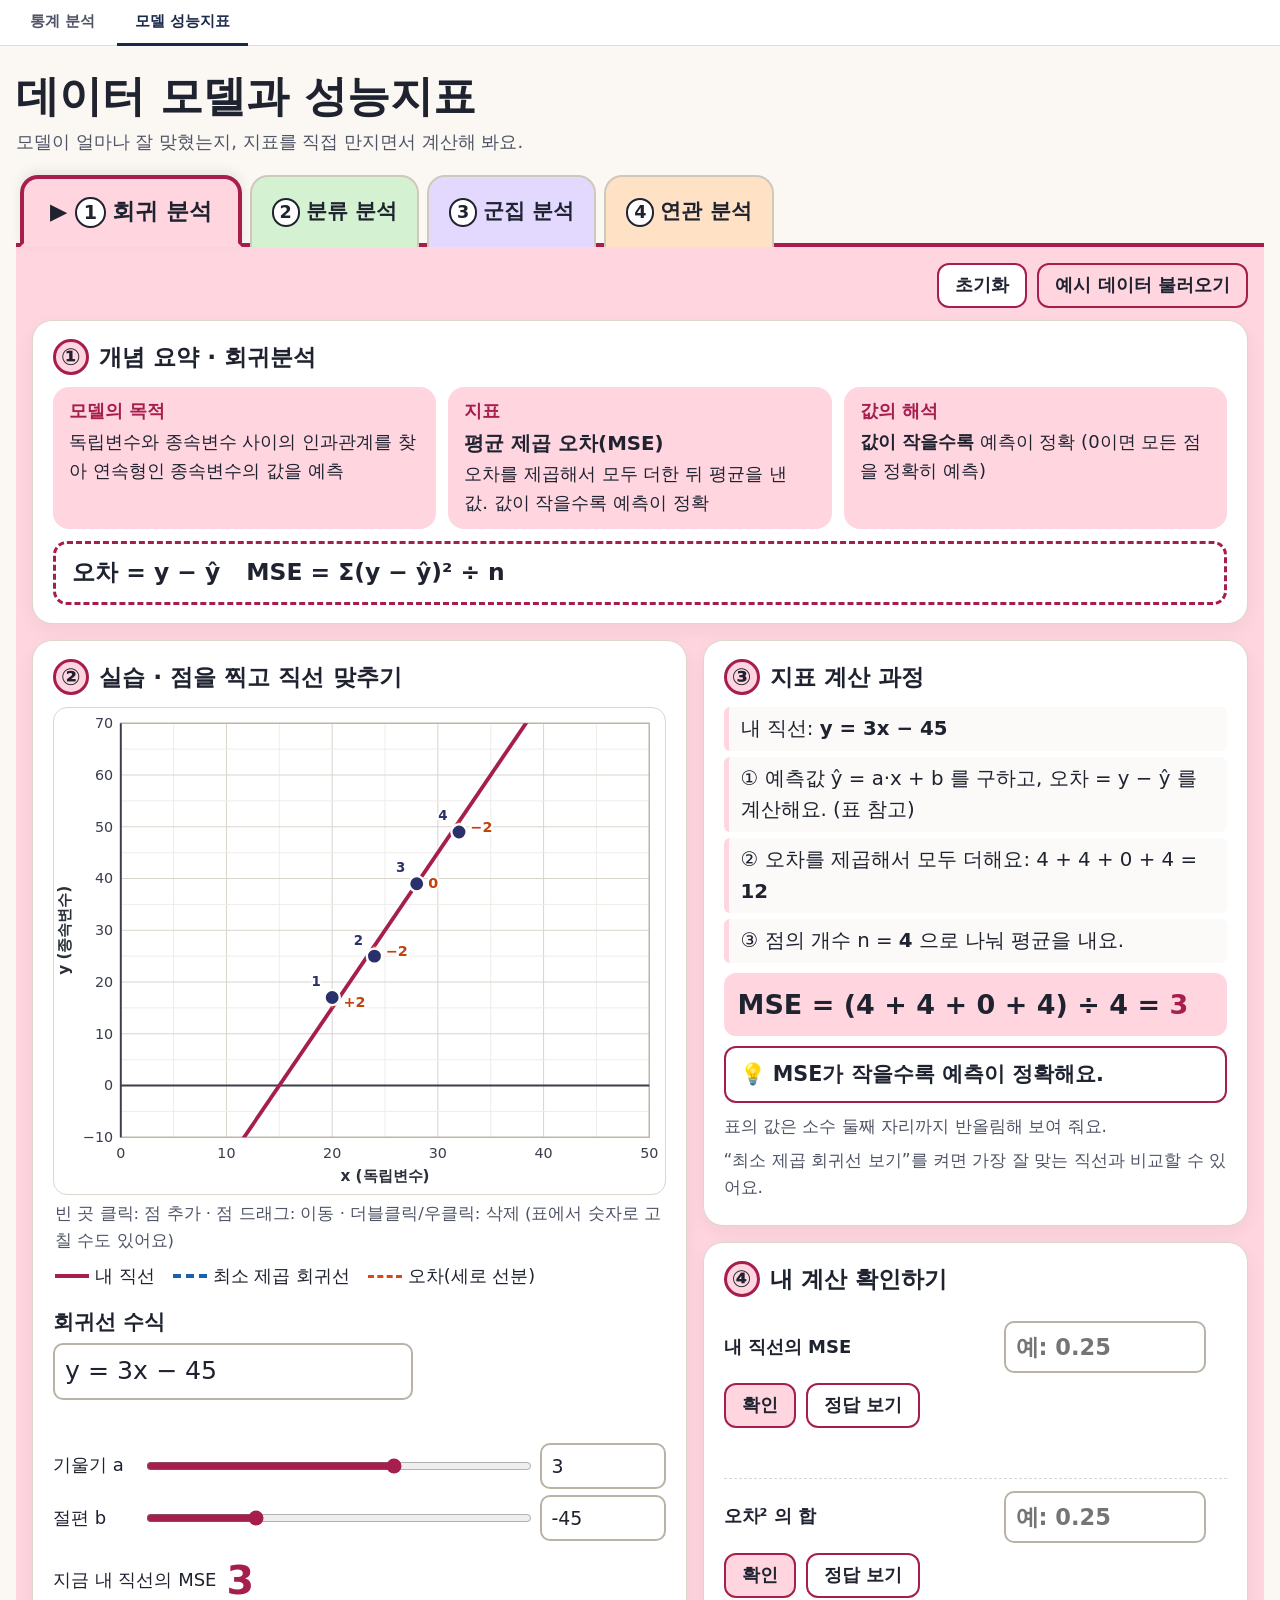
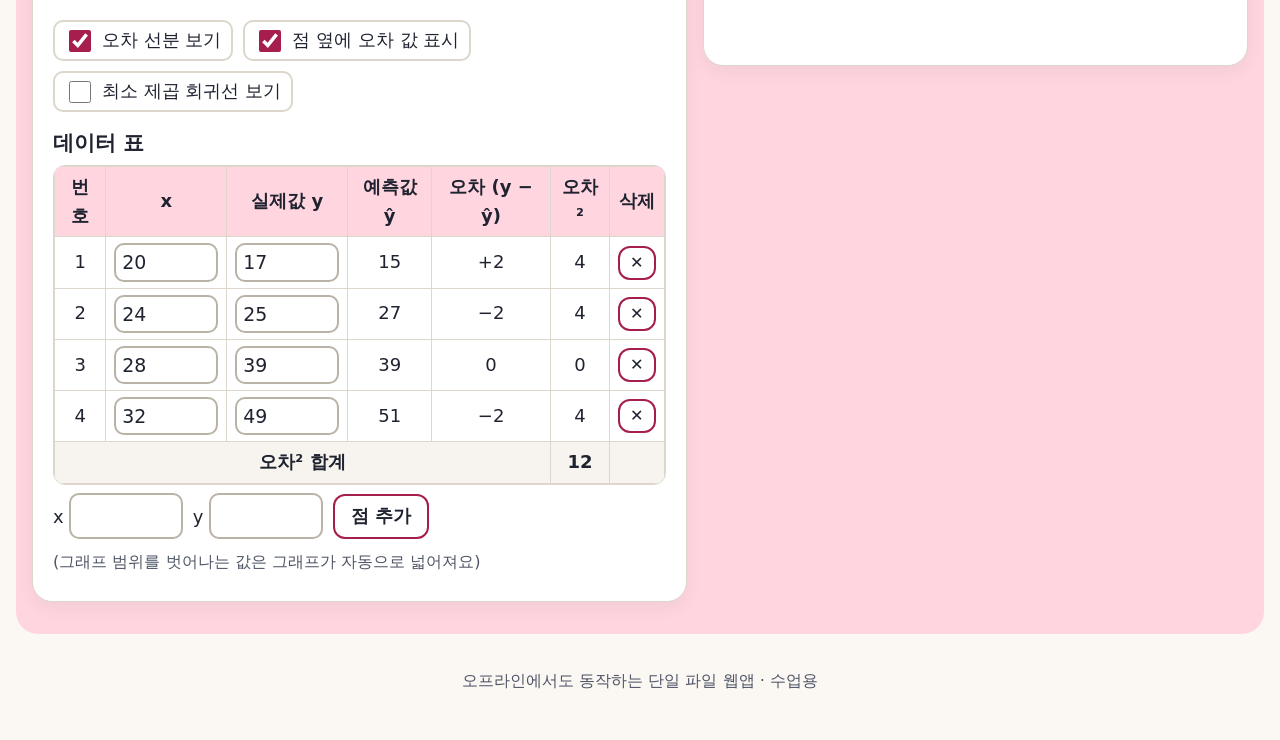
<file: docs/metrics/index.html>
<!doctype html>
<html lang="ko">
<head>
<meta charset="utf-8">
<meta name="viewport" content="width=device-width, initial-scale=1">
<title>데이터 모델과 성능지표</title>
<meta name="description" content="회귀·분류·군집·연관 분석의 성능지표(MSE, 정확도, 실루엣 계수, 지지도·신뢰도·향상도)를 직접 만지며 배우는 수업용 웹앱">
<style>
:root{
  --bg:#fbf8f3; --card:#ffffff; --ink:#1f2330; --muted:#4f5566; --line:#dcd6cd;
  --reg:#FFD6E0; --reg-d:#a61e4d;
  --cls:#D4F2D2; --cls-d:#2b6a2f;
  --clu:#E3D9FF; --clu-d:#5f3dc4;
  --asc:#FFE2C6; --asc-d:#a84300;
  --good:#1b6e2f; --bad:#b42318; --focus:#1c4fd8;
  --accent:var(--reg-d); --tint:var(--reg);
}
body[data-tab="reg"]{--accent:var(--reg-d);--tint:var(--reg)}
body[data-tab="cls"]{--accent:var(--cls-d);--tint:var(--cls)}
body[data-tab="clu"]{--accent:var(--clu-d);--tint:var(--clu)}
body[data-tab="asc"]{--accent:var(--asc-d);--tint:var(--asc)}
*{box-sizing:border-box}
html{font-size:18px}
body{margin:0;background:var(--bg);color:var(--ink);line-height:1.6;
  font-family:"Pretendard","Noto Sans KR","Apple SD Gothic Neo","Malgun Gothic",system-ui,sans-serif}
.wrap{max-width:1320px;margin:0 auto;padding:16px}
h1,h2,h3,h4{line-height:1.3}
header.top{margin:6px 0 14px}
header.top h1{font-size:clamp(1.6rem,3.4vw,2.4rem);margin:0}
header.top p{margin:4px 0 0;color:var(--muted)}

/* 탭 */
.tabs{display:flex;gap:8px;flex-wrap:wrap;border-bottom:4px solid var(--accent);padding:0 4px}
.tab{font:inherit;font-size:1.15rem;font-weight:700;color:var(--ink);cursor:pointer;
  padding:12px 20px;border:2px solid #cfc8bd;border-bottom:none;border-radius:18px 18px 0 0;
  position:relative;top:4px}
.tab[data-t="reg"]{background:var(--reg)} .tab[data-t="cls"]{background:var(--cls)}
.tab[data-t="clu"]{background:var(--clu)} .tab[data-t="asc"]{background:var(--asc)}
.tab[aria-selected="true"]{border:4px solid var(--accent);border-bottom:4px solid var(--tint);
  padding:14px 26px;font-size:1.25rem;box-shadow:0 -4px 12px rgba(0,0,0,.08);z-index:1}
.tab[aria-selected="true"]::before{content:"▶ "}
.tab .tn{display:inline-block;min-width:1.6em;height:1.6em;border-radius:50%;background:#fff;
  border:2px solid currentColor;text-align:center;line-height:1.45em;margin-right:6px;font-size:.85em}
.panel{background:var(--tint);border-radius:0 0 22px 22px;padding:16px;margin-bottom:24px}
.panel[hidden]{display:none}

/* 카드 */
.card{background:var(--card);border-radius:20px;padding:18px 20px;margin-bottom:16px;
  border:1px solid var(--line);box-shadow:0 6px 18px rgba(0,0,0,.05)}
.sec-title{display:flex;align-items:center;gap:10px;font-size:1.3rem;margin:0 0 12px}
.badge{display:inline-grid;place-items:center;width:36px;height:36px;border-radius:50%;
  background:var(--tint);border:3px solid var(--accent);font-weight:800;flex:none}
.toolbar{display:flex;gap:10px;flex-wrap:wrap;justify-content:flex-end;margin:0 0 12px}
.grid2{display:grid;grid-template-columns:minmax(0,1.2fr) minmax(0,1fr);gap:16px;align-items:start}
@media (max-width:1000px){.grid2{grid-template-columns:minmax(0,1fr)}}
.concept{display:grid;grid-template-columns:repeat(3,minmax(0,1fr));gap:12px}
@media (max-width:860px){.concept{grid-template-columns:minmax(0,1fr)}}
.cbox{background:var(--tint);border-radius:16px;padding:12px 16px}
.cbox h4{margin:0 0 6px;font-size:1rem;color:var(--accent)}
.cbox p{margin:0}
.cbox .metric-name{font-weight:800;font-size:1.1rem}
.formula-strip{font-size:1.3rem;font-weight:800;margin-top:12px;padding:10px 16px;
  border:3px dashed var(--accent);border-radius:14px;background:#fff;display:flex;flex-wrap:wrap;gap:6px 26px}
h3.sub{font-size:1.15rem;margin:18px 0 8px}
h3.sub:first-child{margin-top:0}
.muted{color:var(--muted)}
.small{font-size:.9rem}
.note{font-size:.95rem;color:var(--muted);margin:6px 0}

/* 버튼·입력 */
.btn{font:inherit;font-weight:700;min-height:44px;padding:6px 16px;border-radius:12px;
  border:2px solid var(--accent);background:#fff;color:var(--ink);cursor:pointer}
.btn.primary{background:var(--tint)}
.btn:hover{background:#f6f3ee}
.btn.primary:hover{filter:brightness(.97)}
.btn.tiny{min-height:34px;padding:2px 10px;font-size:.9rem}
.btn:disabled{opacity:.5;cursor:not-allowed}
:focus-visible{outline:4px solid var(--focus);outline-offset:2px}
input[type=text],input[type=number],select{font:inherit;font-size:1.05rem;padding:6px 10px;
  border:2px solid #b9b2a6;border-radius:10px;background:#fff;color:var(--ink);min-height:44px}
input[type=range]{width:100%;accent-color:var(--accent);height:32px}
input[type=checkbox]{width:22px;height:22px;accent-color:var(--accent);vertical-align:middle}
.row{display:flex;flex-wrap:wrap;gap:10px;align-items:center;margin:8px 0}
.slider-row{display:grid;grid-template-columns:4.5em minmax(0,1fr) 7em;gap:10px;align-items:center;margin:6px 0}
.slider-row input[type=number]{width:100%}
.switch{display:inline-flex;align-items:center;gap:8px;cursor:pointer;padding:4px 10px;border-radius:10px;
  background:#fff;border:2px solid var(--line)}
.err{color:var(--bad);font-weight:700;min-height:1.6em;margin:4px 0}
.okmsg{color:var(--good);font-weight:700}
.formula-input{font-size:1.4rem !important;font-weight:700;width:min(100%,360px)}
.sr-only{position:absolute;width:1px;height:1px;padding:0;margin:-1px;overflow:hidden;clip:rect(0,0,0,0);border:0}

/* 표 */
.tablewrap{overflow:auto;border-radius:12px;border:1px solid var(--line);background:#fff}
.tablewrap.tall{max-height:460px}
table.data{border-collapse:collapse;width:100%;font-size:1rem}
table.data th,table.data td{border:1px solid var(--line);padding:6px 8px;text-align:center}
table.data thead th{background:var(--tint);position:sticky;top:0;z-index:1}
table.data tfoot td{background:#f7f4ef;font-weight:800}
table.data td input[type=number]{width:5.5em;min-height:38px;padding:2px 6px}
table.data tr.sel td{background:#fff6c7}
table.data tr.clickable{cursor:pointer}
table.data tr.clickable:hover td{background:#faf6ee}
.th-btn{font:inherit;font-weight:800;background:none;border:none;cursor:pointer;color:var(--ink);padding:2px 4px}

/* 계산 과정 */
.calc .step{font-size:1.1rem;margin:6px 0;padding:6px 12px;border-left:5px solid var(--tint);background:#fbfaf8;border-radius:6px}
.calc .big{font-size:1.5rem;font-weight:800;margin:10px 0;padding:10px 14px;background:var(--tint);border-radius:12px;word-break:break-word}
.calc .big b,.hl{color:var(--accent)}
.interp{font-size:1.15rem;font-weight:700;margin:10px 0;padding:10px 14px;border-radius:12px;background:#fff;border:2px solid var(--accent)}
.meter{font-size:2.2rem;font-weight:900;color:var(--accent)}
.bars .bar{display:grid;grid-template-columns:8.5em minmax(0,1fr) 5em;gap:8px;align-items:center;margin:6px 0}
.bars .track{background:#f0ece6;border-radius:8px;height:26px;overflow:hidden}
.bars .fill{height:100%;border-radius:8px}

/* 그래프 */
svg.plot{width:100%;height:auto;background:#fff;border-radius:14px;border:1px solid var(--line);
  touch-action:none;user-select:none;-webkit-user-select:none;display:block}
.g-minor{stroke:#efece7;stroke-width:1}
.g-major{stroke:#d8d3cb;stroke-width:1}
.axis{stroke:#3a3f4b;stroke-width:2}
.frame{fill:none;stroke:#bdb6aa;stroke-width:1.5}
.tick{font-size:15px;fill:#3a3f4b}
.axis-title{font-size:16px;font-weight:700;fill:#2a2f3a}
.halo{paint-order:stroke;stroke:#fff;stroke-width:5px;stroke-linejoin:round}
.hint-line{font-size:.92rem;color:var(--muted);margin:6px 2px}
/* 회귀 */
.my-line{stroke:#a61e4d;stroke-width:4}
.ls-line{stroke:#1864ab;stroke-width:3.5;stroke-dasharray:12 8}
.resid{stroke:#d9480f;stroke-width:3;stroke-dasharray:5 4}
.pt .dot{fill:#2b2f6b;stroke:#fff;stroke-width:2.5}
.pt .hit{fill:transparent;cursor:grab}
.pt-num{font-size:14px;font-weight:800;fill:#2b2f6b;pointer-events:none}
.err-lbl{font-size:15px;font-weight:800;fill:#c2410c;pointer-events:none}
.legend{display:flex;flex-wrap:wrap;gap:6px 18px;margin:8px 2px;font-size:.98rem}
.legend span{display:inline-flex;align-items:center;gap:6px}
.sw{display:inline-block;width:34px;height:0;border-top:4px solid}
/* 분류 */
.mark-group{display:inline-flex;gap:6px}
.mark-group label{display:inline-flex;align-items:center;gap:4px;padding:4px 10px;border:2px solid #b9b2a6;
  border-radius:10px;cursor:pointer;font-weight:800;background:#fff}
.mark-group input{position:absolute;opacity:0;width:1px;height:1px}
.mark-group input:checked + span{color:#fff}
.mark-group label:has(input:checked){background:var(--accent);border-color:var(--accent);color:#fff}
.mark-group label:has(input:focus-visible){outline:4px solid var(--focus);outline-offset:2px}
.flag{font-weight:800}
.flag.bad{color:var(--bad)} .flag.good{color:var(--good)}
.pred-btn{font:inherit;font-weight:700;background:#fff;border:2px dashed #9a9285;border-radius:10px;padding:2px 10px;cursor:pointer;min-height:36px}
details.deep{background:#fff;border-radius:18px;border:2px solid var(--accent);padding:12px 18px}
details.deep summary{font-weight:800;font-size:1.15rem;cursor:pointer}
.defect-grid{display:grid;grid-template-columns:repeat(20,minmax(0,1fr));gap:3px;max-width:560px;margin:10px 0}
.defect-grid span{aspect-ratio:1;display:grid;place-items:center;font-size:.8rem;border-radius:4px;background:#e7f5e6;color:#2b6a2f}
.defect-grid span.bad{background:#ffe0d6;color:#b42318;font-weight:900}
/* 군집 */
.phase{display:flex;flex-wrap:wrap;gap:8px;margin:8px 0}
.phase span{padding:4px 12px;border-radius:999px;border:2px solid #b9b2a6;background:#fff;font-weight:700}
.phase span.on{background:var(--accent);color:#fff;border-color:var(--accent)}
.phase span.done{border-color:var(--good);color:var(--good)}
.clu-legend{display:flex;flex-wrap:wrap;gap:8px}
.clu-legend .chip{display:inline-flex;align-items:center;gap:6px;padding:4px 12px;border-radius:999px;background:#fff;border:2px solid var(--line);font-weight:700}
.sil-same{stroke-width:2.2;stroke-dasharray:6 4}
.sil-other{stroke:#495057;stroke-width:2;stroke-dasharray:2 4}
.dist-lbl{font-size:13px;font-weight:700;pointer-events:none}
.msgbox{padding:10px 14px;border-radius:12px;background:#fff;border:2px solid var(--line);font-weight:700;margin:8px 0}
.msgbox.warn{border-color:var(--bad);color:var(--bad)}
/* 연관 */
.rule-pick{display:flex;flex-wrap:wrap;gap:10px;align-items:center;font-size:1.25rem;font-weight:800}
.rule-pick select{font-size:1.2rem;font-weight:800}
/* 확인하기 */
.chk-row{display:flex;flex-wrap:wrap;gap:10px;align-items:center;padding:12px 0;border-bottom:1px dashed var(--line)}
.chk-row:last-child{border-bottom:none}
.chk-row > label{min-width:15em;font-weight:800}
.chk-row input[type=text]{width:9em;font-size:1.25rem;font-weight:700}
.fb{font-weight:800;font-size:1.1rem;min-height:1.4em;flex-basis:100%}
.fb.ok{color:var(--good)} .fb.no{color:var(--bad)}
.hintbox,.ansbox{flex-basis:100%;padding:8px 12px;border-radius:10px}
.hintbox{background:#fff8db;border:1px solid #e9cf6a}
.ansbox{background:#eef4ff;border:1px solid #9db8ef;font-weight:800}
.practice{background:#fbfaf8;border:2px dashed var(--line);border-radius:14px;padding:12px 16px;margin-top:12px}
.practice .row label{display:inline-flex;align-items:center;gap:6px}
.practice input[type=number]{width:6.5em}
footer{color:var(--muted);font-size:.9rem;text-align:center;padding:10px 0 30px}
</style>
</head>
<body data-tab="reg">
<div class="wrap">
<header class="top">
  <h1>데이터 모델과 성능지표</h1>
  <p>모델이 얼마나 잘 맞혔는지, 지표를 직접 만지면서 계산해 봐요.</p>
</header>

<div class="tabs" role="tablist" aria-label="분석 종류">
  <button class="tab" role="tab" id="tab-reg" data-t="reg" aria-controls="panel-reg" aria-selected="true"><span class="tn">1</span>회귀 분석</button>
  <button class="tab" role="tab" id="tab-cls" data-t="cls" aria-controls="panel-cls" aria-selected="false" tabindex="-1"><span class="tn">2</span>분류 분석</button>
  <button class="tab" role="tab" id="tab-clu" data-t="clu" aria-controls="panel-clu" aria-selected="false" tabindex="-1"><span class="tn">3</span>군집 분석</button>
  <button class="tab" role="tab" id="tab-asc" data-t="asc" aria-controls="panel-asc" aria-selected="false" tabindex="-1"><span class="tn">4</span>연관 분석</button>
</div>

<!-- ===================== 1. 회귀 ===================== -->
<section class="panel" role="tabpanel" id="panel-reg" aria-labelledby="tab-reg">
  <div class="toolbar">
    <button class="btn" type="button" id="regReset">초기화</button>
    <button class="btn primary" type="button" id="regExample">예시 데이터 불러오기</button>
  </div>
  <div class="card">
    <h2 class="sec-title"><span class="badge">①</span>개념 요약 · 회귀분석</h2>
    <div class="concept">
      <div class="cbox"><h4>모델의 목적</h4><p>독립변수와 종속변수 사이의 인과관계를 찾아 연속형인 종속변수의 값을 예측</p></div>
      <div class="cbox"><h4>지표</h4><p class="metric-name">평균 제곱 오차(MSE)</p><p>오차를 제곱해서 모두 더한 뒤 평균을 낸 값. 값이 작을수록 예측이 정확</p></div>
      <div class="cbox"><h4>값의 해석</h4><p><b>값이 작을수록</b> 예측이 정확 (0이면 모든 점을 정확히 예측)</p></div>
    </div>
    <div class="formula-strip"><span>오차 = y − ŷ</span><span>MSE = Σ(y − ŷ)² ÷ n</span></div>
  </div>

  <div class="grid2">
    <div class="card">
      <h2 class="sec-title"><span class="badge">②</span>실습 · 점을 찍고 직선 맞추기</h2>
      <svg class="plot" id="regSvg" viewBox="0 0 640 510" role="img" aria-label="회귀 좌표평면. 점과 회귀선, 오차 선분이 표시됩니다."></svg>
      <p class="hint-line">빈 곳 클릭: 점 추가 · 점 드래그: 이동 · 더블클릭/우클릭: 삭제 (표에서 숫자로 고칠 수도 있어요)</p>
      <div class="legend">
        <span><i class="sw" style="border-color:#a61e4d"></i>내 직선</span>
        <span><i class="sw" style="border-top-style:dashed;border-color:#1864ab"></i>최소 제곱 회귀선</span>
        <span><i class="sw" style="border-top:3px dashed #d9480f"></i>오차(세로 선분)</span>
      </div>

      <h3 class="sub"><label for="regFormula">회귀선 수식</label></h3>
      <div class="row">
        <input type="text" id="regFormula" class="formula-input" autocomplete="off" spellcheck="false" aria-describedby="regFormulaMsg" placeholder="예: y = 3x − 45">
      </div>
      <div id="regFormulaMsg" class="err" aria-live="polite"></div>
      <div class="slider-row">
        <label for="regA">기울기 a</label>
        <input type="range" id="regA" min="-10" max="10" step="0.05">
        <input type="number" id="regAN" step="0.05" aria-label="기울기 a 숫자 입력">
      </div>
      <div class="slider-row">
        <label for="regB">절편 b</label>
        <input type="range" id="regB" min="-100" max="100" step="0.5">
        <input type="number" id="regBN" step="0.5" aria-label="절편 b 숫자 입력">
      </div>
      <div class="row" aria-live="polite">
        <span>지금 내 직선의 MSE</span><span class="meter" id="regLive">—</span><span id="regTrend" class="muted"></span>
      </div>
      <div class="row">
        <label class="switch"><input type="checkbox" id="regShowRes" checked> 오차 선분 보기</label>
        <label class="switch"><input type="checkbox" id="regShowLbl" checked> 점 옆에 오차 값 표시</label>
        <label class="switch"><input type="checkbox" id="regShowLS"> 최소 제곱 회귀선 보기</label>
      </div>

      <h3 class="sub">데이터 표</h3>
      <div class="tablewrap tall">
        <table class="data">
          <thead><tr><th>번호</th><th>x</th><th>실제값 y</th><th>예측값 ŷ</th><th>오차 (y − ŷ)</th><th>오차²</th><th>삭제</th></tr></thead>
          <tbody id="regTbody"></tbody>
          <tfoot><tr><td colspan="5">오차² 합계</td><td id="regSumCell">0</td><td></td></tr></tfoot>
        </table>
      </div>
      <div class="row">
        <label>x <input type="number" id="regAddX" step="any" style="width:6em"></label>
        <label>y <input type="number" id="regAddY" step="any" style="width:6em"></label>
        <button class="btn" type="button" id="regAddBtn">점 추가</button>
        <span class="small muted">(그래프 범위를 벗어나는 값은 그래프가 자동으로 넓어져요)</span>
      </div>
    </div>

    <div>
      <div class="card calc">
        <h2 class="sec-title"><span class="badge">③</span>지표 계산 과정</h2>
        <div id="regCalc"></div>
        <div id="regCompare"></div>
      </div>
      <div class="card">
        <h2 class="sec-title"><span class="badge">④</span>내 계산 확인하기</h2>
        <div id="regCheck"></div>
      </div>
    </div>
  </div>
</section>

<!-- ===================== 2. 분류 ===================== -->
<section class="panel" role="tabpanel" id="panel-cls" aria-labelledby="tab-cls" hidden>
  <div class="toolbar">
    <button class="btn" type="button" id="clsReset">초기화</button>
    <button class="btn primary" type="button" id="clsExample">예시 데이터 불러오기</button>
  </div>
  <div class="card">
    <h2 class="sec-title"><span class="badge">①</span>개념 요약 · 분류 분석</h2>
    <div class="concept">
      <div class="cbox"><h4>모델의 목적</h4><p>미리 정해 둔 그룹 중 어느 그룹에 데이터가 속하는지 범주형 종속변수 값을 예측</p></div>
      <div class="cbox"><h4>지표</h4><p class="metric-name">정확도(Accuracy)</p><p>모델이 정확하게 예측한 데이터의 비율. 1에 가까울수록 예측이 정확</p></div>
      <div class="cbox"><h4>값의 해석</h4><p>0 ~ 1 사이 값. <b>1에 가까울수록</b> 예측이 정확</p></div>
    </div>
    <div class="formula-strip"><span>정확도 = 정확히 예측한 수 ÷ 전체 수</span></div>
  </div>

  <div class="grid2">
    <div class="card">
      <h2 class="sec-title"><span class="badge">②</span>실습 A · 직접 채점하기</h2>
      <p class="note">실제값과 모델의 예측값을 비교해 각 행에 <b>O(맞음)</b> 또는 <b>X(틀림)</b>를 체크하세요. 예측값 칸을 누르면 예측을 바꿔 볼 수 있어요.</p>
      <div class="tablewrap">
        <table class="data">
          <thead><tr><th>번호</th><th>메일 제목</th><th>실제값</th><th>모델 예측값</th><th>채점</th><th class="sr-col">점검</th></tr></thead>
          <tbody id="clsATbody"></tbody>
        </table>
      </div>
      <div class="row">
        <button class="btn" type="button" id="clsAVerify">내 채점 점검하기</button>
        <button class="btn" type="button" id="clsAClear">채점 지우기</button>
        <span id="clsAVerifyMsg" aria-live="polite" class="small"></span>
      </div>
    </div>
    <div class="card calc">
      <h2 class="sec-title"><span class="badge">③</span>계산 과정 (실습 A)</h2>
      <div id="clsACalc"></div>
    </div>
  </div>

  <div class="grid2">
    <div class="card">
      <h2 class="sec-title"><span class="badge">②</span>실습 B · 경계선으로 분류하기</h2>
      <p class="note">공부 시간과 게임 시간으로 합격(●)/불합격(▲)을 예측해요. 기준선을 움직여 정확도를 높여 보세요.</p>
      <svg class="plot" id="clsSvg" viewBox="0 0 620 480" role="img" aria-label="분류 산점도. 기준선과 각 점의 예측 결과(O, X)가 표시됩니다."></svg>
      <div class="legend">
        <span><svg width="20" height="20" aria-hidden="true"><circle cx="10" cy="10" r="7" fill="#1864ab"/></svg>실제 합격</span>
        <span><svg width="20" height="20" aria-hidden="true"><polygon points="10,2 18,17 2,17" fill="#c2410c"/></svg>실제 불합격</span>
        <span><b class="flag good">O</b> 예측 맞음</span><span><b class="flag bad">X</b> 예측 틀림</span>
        <span><i style="display:inline-block;width:22px;height:16px;background:#d0ebff;border:1px solid #74a9d8"></i>합격으로 예측하는 영역</span>
      </div>
      <p class="hint-line">빈 곳 클릭: 아래에서 고른 종류의 점 추가 · 더블클릭/우클릭: 삭제</p>
      <div class="slider-row"><label for="clsM">기울기</label><input type="range" id="clsM" min="-3" max="3" step="0.1"><input type="number" id="clsMN" step="0.1" aria-label="기준선 기울기 숫자 입력"></div>
      <div class="slider-row"><label for="clsC">절편</label><input type="range" id="clsC" min="-5" max="15" step="0.1"><input type="number" id="clsCN" step="0.1" aria-label="기준선 절편 숫자 입력"></div>
      <div class="row">
        <label class="switch"><input type="checkbox" id="clsFlip"> 기준선 위쪽을 합격으로 예측</label>
        <label>추가할 점: <select id="clsAddType"><option value="P">● 합격</option><option value="F">▲ 불합격</option></select></label>
      </div>
      <p class="big" id="clsLineText" style="font-weight:800"></p>
    </div>
    <div class="card calc">
      <h2 class="sec-title"><span class="badge">③</span>계산 과정 (실습 B)</h2>
      <div id="clsBCalc"></div>
    </div>
  </div>

  <div class="card">
    <h2 class="sec-title"><span class="badge">④</span>내 계산 확인하기</h2>
    <div id="clsCheck"></div>
  </div>

  <details class="deep">
    <summary>심화 · 정확도만 보면 충분할까? (정확도의 한계 생각해 보기)</summary>
    <p>공장에서 만든 제품 <b>100개</b> 중 <b>불량품은 5개</b>(▲)예요. 어떤 모델이 아무것도 확인하지 않고 <b>“모두 정상”</b>이라고 예측했어요.</p>
    <div class="defect-grid" id="defectGrid" aria-label="제품 100개 중 불량품 5개"></div>
    <div class="calc"><div class="big">정확도 = 95 ÷ 100 = <b>0.95</b></div></div>
    <p>정확도는 0.95로 아주 높아 보여요. 하지만 이 모델은 <b>불량품을 단 하나도 찾아내지 못했어요.</b></p>
    <ul>
      <li>이 모델을 공장에서 써도 될까요? 왜 그렇게 생각하나요?</li>
      <li>한쪽 그룹이 훨씬 많은 데이터(불균형 데이터)에서는 정확도가 왜 높게 나올까요?</li>
      <li>“불량품 중 몇 개를 찾았는가?”처럼 정확도 말고 함께 봐야 할 기준을 생각해 보세요. (예: 재현율, 정밀도)</li>
    </ul>
  </details>
</section>

<!-- ===================== 3. 군집 ===================== -->
<section class="panel" role="tabpanel" id="panel-clu" aria-labelledby="tab-clu" hidden>
  <div class="toolbar">
    <button class="btn" type="button" id="cluReset">초기화</button>
    <button class="btn primary" type="button" id="cluExample">예시 데이터 불러오기</button>
  </div>
  <div class="card">
    <h2 class="sec-title"><span class="badge">①</span>개념 요약 · 군집 분석</h2>
    <div class="concept">
      <div class="cbox"><h4>모델의 목적</h4><p>비슷한 특성을 가진 데이터끼리 묶어 그룹화. 미리 정해 둔 분류 기준이 없으므로 군집된 데이터 사이의 거리를 기준으로 평가</p></div>
      <div class="cbox"><h4>지표</h4><p class="metric-name">실루엣 계수(Silhouette coefficient)</p><p>데이터가 자기 군집 안에서는 얼마나 가깝고, 다른 군집과는 얼마나 먼지를 나타내는 값. 1에 가까울수록 군집이 잘 형성됨</p></div>
      <div class="cbox"><h4>값의 해석</h4><p>−1 ~ 1 사이 값. <b>1에 가까울수록</b> 군집이 잘 형성됨, 0 근처면 군집 경계에 있음, 음수면 다른 군집에 더 가까움</p></div>
    </div>
    <div class="formula-strip"><span>aᵢ = 같은 군집 다른 점까지 평균 거리</span><span>bᵢ = 가장 가까운 다른 군집 점들까지 평균 거리</span><span>Sᵢ = (bᵢ − aᵢ) ÷ max(aᵢ, bᵢ)</span></div>
  </div>

  <div class="grid2">
    <div class="card">
      <h2 class="sec-title"><span class="badge">②</span>실습 · k-평균으로 군집 만들기</h2>
      <div class="row">
        <label for="cluDataset">예시 데이터</label>
        <select id="cluDataset">
          <option value="three">뚜렷하게 3묶음</option>
          <option value="two">뚜렷하게 2묶음</option>
          <option value="mixed">애매하게 섞인 데이터</option>
        </select>
        <button class="btn" type="button" id="cluLoad">불러오기</button>
      </div>
      <div class="slider-row">
        <label for="cluK">군집 수 k</label>
        <input type="range" id="cluK" min="2" max="6" step="1" value="3">
        <input type="number" id="cluKN" min="2" max="6" step="1" value="3" aria-label="군집 수 k 숫자 입력">
      </div>
      <div class="row">
        <button class="btn primary" type="button" id="cluStep">한 단계씩 실행</button>
        <button class="btn primary" type="button" id="cluRun">끝까지 실행</button>
        <button class="btn" type="button" id="cluReinit">초기 중심 다시 뽑기</button>
      </div>
      <div class="phase" id="cluPhase" aria-label="k-평균 진행 단계"></div>
      <div class="msgbox" id="cluMsg" aria-live="polite"></div>
      <svg class="plot" id="cluSvg" viewBox="0 0 560 540" role="img" aria-label="군집 산점도. 군집별로 색과 모양이 다릅니다."></svg>
      <p class="hint-line">점 클릭: 그 점의 실루엣 계산 보기 · 빈 곳 클릭: 점 추가 · 더블클릭/우클릭: 삭제</p>
      <div class="row">
        <label class="switch"><input type="checkbox" id="cluAddMode" checked> 빈 곳 클릭으로 점 추가</label>
        <label class="switch"><input type="checkbox" id="cluDistLbl" checked> 거리 숫자 표시</label>
        <label>선택한 점 <select id="cluSel"></select></label>
      </div>
      <div class="clu-legend" id="cluLegend"></div>
    </div>
    <div>
      <div class="card calc">
        <h2 class="sec-title"><span class="badge">③</span>실루엣 계수 계산 과정</h2>
        <div id="cluCalc"></div>
        <div class="practice">
          <h3 class="sub">aᵢ, bᵢ를 넣어 Sᵢ 계산해 보기</h3>
          <div class="row">
            <label>aᵢ <input type="number" id="silA" value="4" step="any" min="0"></label>
            <label>bᵢ <input type="number" id="silB" value="10" step="any" min="0"></label>
          </div>
          <div id="silOut" class="big" aria-live="polite"></div>
        </div>
      </div>
      <div class="card">
        <h3 class="sub" style="margin-top:0">k에 따른 평균 실루엣 계수 비교</h3>
        <svg class="plot" id="cluChart" viewBox="0 0 520 290" role="img" aria-label="k = 2부터 6까지 평균 실루엣 계수 막대 그래프"></svg>
        <p class="note" id="cluChartNote"></p>
      </div>
    </div>
  </div>
  <div class="card">
    <h2 class="sec-title"><span class="badge">④</span>내 계산 확인하기</h2>
    <div id="cluCheck"></div>
  </div>
</section>

<!-- ===================== 4. 연관 ===================== -->
<section class="panel" role="tabpanel" id="panel-asc" aria-labelledby="tab-asc" hidden>
  <div class="toolbar">
    <button class="btn" type="button" id="ascReset">초기화</button>
    <button class="btn primary" type="button" id="ascExample">예시 데이터 불러오기</button>
  </div>
  <div class="card">
    <h2 class="sec-title"><span class="badge">①</span>개념 요약 · 연관 분석</h2>
    <div class="concept">
      <div class="cbox"><h4>모델의 목적</h4><p>데이터 내에서 항목 간의 관계와 연관성을 발견. 발견된 규칙의 유용성 판단을 통해 항목 간 연관성을 측정</p></div>
      <div class="cbox"><h4>지표</h4>
        <p><b>지지도(support)</b>: 데이터 집합에서 규칙이 얼마나 자주 발생하는지</p>
        <p><b>신뢰도(confidence)</b>: 규칙이 성립했을 때 그 규칙이 맞을 확률</p>
        <p><b>향상도(lift)</b>: 규칙이 얼마나 유용한지. 1보다 크면 두 항목 사이에 관련성이 높음</p></div>
      <div class="cbox"><h4>값의 해석</h4><p>향상도 ≥ 1: 관련성이 높음<br>향상도 &lt; 1: 함께 사는 경우가 오히려 적음</p></div>
    </div>
    <div class="formula-strip">
      <span>지지도 = (A와 B가 함께 나온 횟수) ÷ (전체 횟수)</span>
      <span>신뢰도 = (A와 B가 함께 나온 횟수) ÷ (A가 나온 횟수)</span>
      <span>향상도 = 신뢰도 ÷ (B가 나올 확률)</span>
    </div>
  </div>

  <div class="grid2">
    <div class="card">
      <h2 class="sec-title"><span class="badge">②</span>실습 · 장바구니 데이터</h2>
      <p class="note">체크박스로 거래(행)마다 산 상품을 고쳐 보세요.</p>
      <div class="tablewrap tall">
        <table class="data" id="ascTable">
          <thead id="ascThead"></thead>
          <tbody id="ascTbody"></tbody>
          <tfoot id="ascTfoot"></tfoot>
        </table>
      </div>
      <div class="row"><button class="btn" type="button" id="ascAdd">거래 추가</button><span id="ascCount" class="muted"></span></div>

      <h3 class="sub">규칙 만들기</h3>
      <div class="rule-pick">
        <span>[</span><select id="ascA" aria-label="앞부분 상품 A"></select><span>] →</span>
        <span>[</span><select id="ascB" aria-label="뒷부분 상품 B"></select><span>]</span>
      </div>
      <p class="note">“A를 사면 B도 산다”라는 규칙이에요.</p>

      <h3 class="sub">A, B, A∩B 횟수 보기</h3>
      <svg class="plot" id="ascVenn" viewBox="0 0 440 250" role="img" aria-label="A와 B의 벤 다이어그램"></svg>
      <div class="bars" id="ascBars"></div>
    </div>
    <div>
      <div class="card calc">
        <h2 class="sec-title"><span class="badge">③</span>지표 계산 과정</h2>
        <div id="ascCalc"></div>
        <div class="practice">
          <h3 class="sub">횟수만 넣어 계산해 보기</h3>
          <div class="row">
            <label>전체 횟수 <input type="number" id="pN" value="200" min="1" step="1"></label>
            <label>A 횟수 <input type="number" id="pA" value="50" min="0" step="1"></label>
            <label>B 횟수 <input type="number" id="pB" value="40" min="0" step="1"></label>
            <label>A와 B 함께 <input type="number" id="pAB" value="20" min="0" step="1"></label>
          </div>
          <div id="pOut" aria-live="polite"></div>
        </div>
      </div>
      <div class="card">
        <h2 class="sec-title"><span class="badge">④</span>내 계산 확인하기</h2>
        <div id="ascCheck"></div>
      </div>
    </div>
  </div>

  <div class="card">
    <h3 class="sub" style="margin-top:0">모든 1:1 규칙 표 <span class="small muted">(행을 누르면 위 계산 과정으로 연결돼요)</span></h3>
    <div class="row">
      <label class="switch"><input type="checkbox" id="ascHideZero" checked> 함께 나온 적 없는 규칙 숨기기</label>
      <span class="small muted">정렬: 열 제목을 누르세요</span>
    </div>
    <div class="tablewrap tall">
      <table class="data">
        <thead><tr>
          <th aria-sort="none" data-k="rule"><button class="th-btn" type="button" data-k="rule">규칙 A → B</button></th>
          <th aria-sort="none" data-k="nAB"><button class="th-btn" type="button" data-k="nAB">함께 나온 횟수</button></th>
          <th aria-sort="none" data-k="sup"><button class="th-btn" type="button" data-k="sup">지지도</button></th>
          <th aria-sort="none" data-k="conf"><button class="th-btn" type="button" data-k="conf">신뢰도</button></th>
          <th aria-sort="none" data-k="lift"><button class="th-btn" type="button" data-k="lift">향상도</button></th>
        </tr></thead>
        <tbody id="ascRules"></tbody>
      </table>
    </div>
  </div>
</section>

<footer>오프라인에서도 동작하는 단일 파일 웹앱 · 수업용</footer>
</div>

<script>
'use strict';
/* =========================================================
   공통 도우미
   ========================================================= */
const $ = (sel, root = document) => root.querySelector(sel);
const SVGNS = 'http://www.w3.org/2000/svg';

function setAttrs(e, attrs) {
  for (const [k, v] of Object.entries(attrs || {})) {
    if (v == null || v === false) continue;
    if (k === 'text') e.textContent = v;
    else if (k === 'html') e.innerHTML = v;
    else if (k.startsWith('on') && typeof v === 'function') e.addEventListener(k.slice(2), v);
    else e.setAttribute(k, v === true ? '' : v);
  }
}
function h(tag, attrs, ...kids) {
  const e = document.createElement(tag); setAttrs(e, attrs);
  kids.flat().forEach(k => { if (k != null && k !== false) e.append(k.nodeType ? k : String(k)); });
  return e;
}
function s(tag, attrs, ...kids) {
  const e = document.createElementNS(SVGNS, tag); setAttrs(e, attrs);
  kids.flat().forEach(k => { if (k != null && k !== false) e.append(k.nodeType ? k : String(k)); });
  return e;
}
const clamp = (v, a, b) => Math.min(b, Math.max(a, v));
const avg = arr => arr.length ? arr.reduce((p, q) => p + q, 0) / arr.length : 0;

/** 숫자를 소수 d자리까지 반올림해 보기 좋게 표시 (음수는 유니코드 −) */
function fmt(x, d = 2) {
  if (x == null || !isFinite(x)) return '—';
  let r = Math.round(x * 10 ** d) / 10 ** d;
  if (Object.is(r, -0) || r === 0) r = 0;
  return (r < 0 ? '−' : '') + String(Math.abs(r));
}
const fmtSigned = (x, d = 2) => { const t = fmt(x, d); return (t !== '0' && t[0] !== '−') ? '+' + t : t; };

/** 학생 입력 숫자 해석: 0.7, .7, 7/10, 70%, −0.3 등 (eval 사용 안 함) */
function parseNum(str) {
  let t = String(str).trim().replace(/[−–—]/g, '-').replace(/÷/g, '/').replace(/,/g, '').replace(/\s+/g, '');
  let pct = false;
  if (t.endsWith('%')) { pct = true; t = t.slice(0, -1); }
  const m = t.match(/^([+-]?(?:\d+\.?\d*|\.\d+))(?:\/([+-]?(?:\d+\.?\d*|\.\d+)))?$/);
  if (!m) return null;
  let v = parseFloat(m[1]);
  if (m[2] !== undefined) { const d = parseFloat(m[2]); if (d === 0) return null; v /= d; }
  return pct ? v / 100 : v;
}

/** 시드가 있는 난수(예시 데이터를 항상 같게 만들기 위함) */
function makeRng(seed) {
  return function () {
    seed = (seed + 0x6D2B79F5) | 0;
    let t = Math.imul(seed ^ (seed >>> 15), 1 | seed);
    t = (t + Math.imul(t ^ (t >>> 7), 61 | t)) ^ t;
    return ((t ^ (t >>> 14)) >>> 0) / 4294967296;
  };
}
function gauss(r) { let u = 0, v = 0; while (u === 0) u = r(); while (v === 0) v = r(); return Math.sqrt(-2 * Math.log(u)) * Math.cos(2 * Math.PI * v); }

/* ---------- 좌표평면 그리기 ---------- */
function makePlot(box, dom) {
  return {
    box, dom,
    X: x => box.l + (x - dom.x0) / (dom.x1 - dom.x0) * (box.r - box.l),
    Y: y => box.b - (y - dom.y0) / (dom.y1 - dom.y0) * (box.b - box.t),
    iX: px => dom.x0 + (px - box.l) / (box.r - box.l) * (dom.x1 - dom.x0),
    iY: py => dom.y0 + (box.b - py) / (box.b - box.t) * (dom.y1 - dom.y0),
  };
}
function drawAxes(svg, p, o) {
  const { box, dom } = p, g = s('g', {});
  const isMajor = (v, step) => Math.abs(v / step - Math.round(v / step)) < 1e-9;
  for (let i = Math.ceil(dom.x0 / o.xs - 1e-9); i * o.xs <= dom.x1 + 1e-9; i++) {
    const x = i * o.xs, mj = isMajor(x, o.xl);
    g.append(s('line', { x1: p.X(x), x2: p.X(x), y1: box.t, y2: box.b, class: mj ? 'g-major' : 'g-minor' }));
    if (mj) g.append(s('text', { x: p.X(x), y: box.b + 22, 'text-anchor': 'middle', class: 'tick' }, fmt(x)));
  }
  for (let i = Math.ceil(dom.y0 / o.ys - 1e-9); i * o.ys <= dom.y1 + 1e-9; i++) {
    const y = i * o.ys, mj = isMajor(y, o.yl);
    g.append(s('line', { x1: box.l, x2: box.r, y1: p.Y(y), y2: p.Y(y), class: mj ? 'g-major' : 'g-minor' }));
    if (mj) g.append(s('text', { x: box.l - 8, y: p.Y(y) + 5, 'text-anchor': 'end', class: 'tick' }, fmt(y)));
  }
  g.append(s('rect', { x: box.l, y: box.t, width: box.r - box.l, height: box.b - box.t, class: 'frame' }));
  if (dom.y0 <= 0 && dom.y1 >= 0) g.append(s('line', { x1: box.l, x2: box.r, y1: p.Y(0), y2: p.Y(0), class: 'axis' }));
  if (dom.x0 <= 0 && dom.x1 >= 0) g.append(s('line', { x1: p.X(0), x2: p.X(0), y1: box.t, y2: box.b, class: 'axis' }));
  g.append(s('text', { x: (box.l + box.r) / 2, y: box.b + 46, 'text-anchor': 'middle', class: 'axis-title' }, o.xt));
  g.append(s('text', { x: 16, y: (box.t + box.b) / 2, 'text-anchor': 'middle', class: 'axis-title', transform: `rotate(-90 16 ${(box.t + box.b) / 2})` }, o.yt));
  svg.append(g);
}
function addClip(svg, id, box) {
  svg.append(s('defs', {}, s('clipPath', { id }, s('rect', { x: box.l, y: box.t, width: box.r - box.l, height: box.b - box.t }))));
}
/** 화면 좌표 → SVG 좌표 */
function svgPoint(svg, e) {
  const pt = svg.createSVGPoint(); pt.x = e.clientX; pt.y = e.clientY;
  return pt.matrixTransform(svg.getScreenCTM().inverse());
}
const inBox = (b, q) => q.x >= b.l && q.x <= b.r && q.y >= b.t && q.y <= b.b;

/** 모양 그리기(색에만 의존하지 않도록 군집·범주마다 모양을 다르게) */
function shapeEl(type, cx, cy, r, attrs) {
  const poly = pts => s('polygon', Object.assign({ points: pts.map(q => q.join(',')).join(' ') }, attrs));
  switch (type) {
    case 'square': return s('rect', Object.assign({ x: cx - r * .85, y: cy - r * .85, width: r * 1.7, height: r * 1.7 }, attrs));
    case 'triangle': return poly([[cx, cy - r * 1.2], [cx + r * 1.1, cy + r * .8], [cx - r * 1.1, cy + r * .8]]);
    case 'diamond': return poly([[cx, cy - r * 1.25], [cx + r * 1.1, cy], [cx, cy + r * 1.25], [cx - r * 1.1, cy]]);
    case 'invtri': return poly([[cx, cy + r * 1.2], [cx + r * 1.1, cy - r * .8], [cx - r * 1.1, cy - r * .8]]);
    case 'star': {
      const pts = [];
      for (let i = 0; i < 10; i++) { const rr = i % 2 ? r * .55 : r * 1.3, an = -Math.PI / 2 + i * Math.PI / 5; pts.push([cx + rr * Math.cos(an), cy + rr * Math.sin(an)]); }
      return poly(pts);
    }
    default: return s('circle', Object.assign({ cx, cy, r }, attrs));
  }
}

/* ---------- 내 계산 확인하기(공통) ----------
   items: [{id, label, get:()=>정답|null, hint:문자열|함수}]
   소수 둘째 자리 기준 반올림 오차(±0.01)를 허용 */
function makeChecker(root, items) {
  root.innerHTML = '';
  const answerViews = [];
  items.forEach(it => {
    const id = 'chk-' + it.id;
    const input = h('input', { type: 'text', id, inputmode: 'decimal', autocomplete: 'off', placeholder: '예: 0.25' });
    const fb = h('div', { class: 'fb', 'aria-live': 'polite' });
    const hintBox = h('div', { class: 'hintbox', hidden: true });
    const ansBox = h('div', { class: 'ansbox', hidden: true });
    const hintBtn = h('button', { class: 'btn', type: 'button', hidden: true }, '힌트 보기');
    const showAns = () => {
      const a = it.get();
      ansBox.textContent = (a == null || !isFinite(a)) ? '아직 계산할 수 있는 값이 없어요.'
        : `정답: ${fmt(a, 4)}  (소수 둘째 자리까지: ${fmt(a, 2)})`;
    };
    hintBtn.addEventListener('click', () => {
      hintBox.textContent = '💡 ' + (typeof it.hint === 'function' ? it.hint() : it.hint);
      hintBox.hidden = !hintBox.hidden;
    });
    const ansBtn = h('button', { class: 'btn', type: 'button' }, '정답 보기');
    ansBtn.addEventListener('click', () => { showAns(); ansBox.hidden = !ansBox.hidden; ansBtn.textContent = ansBox.hidden ? '정답 보기' : '정답 숨기기'; });
    const check = () => {
      const ans = it.get();
      const v = parseNum(input.value);
      fb.className = 'fb';
      if (ans == null || !isFinite(ans)) { fb.textContent = '먼저 실습 영역에서 데이터를 준비해 주세요.'; return; }
      if (v == null) { fb.textContent = '숫자를 입력해 주세요. (예: 0.7, 7/10)'; fb.classList.add('no'); return; }
      const ok = Math.abs(v - ans) <= 0.01 + 1e-9 || Math.abs(v - ans) <= Math.abs(ans) * 5e-4;
      if (ok) { fb.textContent = '✔ 정확해요!'; fb.classList.add('ok'); hintBtn.hidden = true; hintBox.hidden = true; }
      else { fb.textContent = '✖ 다시 계산해 볼까요? (힌트 보기를 눌러 보세요)'; fb.classList.add('no'); hintBtn.hidden = false; }
    };
    const okBtn = h('button', { class: 'btn primary', type: 'button', onclick: check }, '확인');
    input.addEventListener('keydown', e => { if (e.key === 'Enter') check(); });
    root.append(h('div', { class: 'chk-row' }, h('label', { for: id }, it.label), input, okBtn, hintBtn, ansBtn, fb, hintBox, ansBox));
    answerViews.push({ ansBox, showAns, fb });
  });
  // 데이터가 바뀌면 열려 있는 정답을 새 값으로 바꾸고 이전 채점 결과는 지움
  return { update() { answerViews.forEach(v => { if (!v.ansBox.hidden) v.showAns(); if (v.fb.classList.contains('ok') || v.fb.classList.contains('no')) { v.fb.textContent = ''; v.fb.className = 'fb'; } }); } };
}

/* =========================================================
   1. 회귀 분석
   ========================================================= */
/* ---------- 안전한 일차식 파서 (eval/Function 사용 안 함) ----------
   식을 ax + b 꼴의 {a, b}로 바꾼다. x² 이나 x로 나누기처럼 직선이 아닌 식은 오류. */
function parseLine(src) {
  let t = String(src).trim();
  if (!t) throw new Error('식을 입력해 주세요. 예: y = 3x − 45');
  t = t.replace(/[−–—]/g, '-').replace(/[×·∙]/g, '*').replace(/÷/g, '/').replace(/＝/g, '=')
       .replace(/ŷ/g, 'y').replace(/Y/g, 'y').replace(/X/g, 'x').replace(/²/g, '^2').replace(/³/g, '^3').replace(/\s+/g, '');
  const parts = t.split('=');
  if (parts.length > 2) throw new Error('등호(=)는 한 번만 써 주세요.');
  let rhs = t;
  if (parts.length === 2) {
    if (parts[0] !== 'y') throw new Error('“y = …” 꼴로 써 주세요. 등호 왼쪽에는 y만 와야 해요.');
    rhs = parts[1];
  }
  if (!rhs) throw new Error('등호(=) 오른쪽에 식을 써 주세요.');
  if (rhs.includes('y')) throw new Error('y는 등호 왼쪽에만 써 주세요.');
  // 토큰 나누기
  const toks = []; let i = 0;
  while (i < rhs.length) {
    const c = rhs[i];
    const m = rhs.slice(i).match(/^(\d+\.?\d*|\.\d+)/);
    if (m) { toks.push({ k: 'n', v: parseFloat(m[1]) }); i += m[1].length; continue; }
    if ('x+-*/^()'.includes(c)) { toks.push({ k: c }); i++; continue; }
    throw new Error(`‘${c}’는 쓸 수 없는 문자예요. 숫자, x, + − × ÷ ( ) 만 쓸 수 있어요.`);
  }
  let pos = 0;
  const peek = () => toks[pos], take = () => toks[pos++];
  const lin = (a, b) => ({ a, b });
  function expr() {
    let v = term();
    while (peek() && (peek().k === '+' || peek().k === '-')) {
      const op = take().k;
      if (!peek()) throw new Error(`‘${op === '-' ? '−' : '+'}’ 뒤에 숫자나 x가 와야 해요.`);
      const r = term();
      v = op === '+' ? lin(v.a + r.a, v.b + r.b) : lin(v.a - r.a, v.b - r.b);
    }
    return v;
  }
  function mul(p, q) {
    if (p.a !== 0 && q.a !== 0) throw new Error('x끼리 곱하면 x²가 생겨 직선이 아니에요.');
    return lin(p.a * q.b + q.a * p.b, p.b * q.b);
  }
  function term() {
    let v = factor();
    for (;;) {
      const t2 = peek();
      if (!t2) break;
      if (t2.k === '*' || t2.k === '/') {
        take();
        if (!peek()) throw new Error(`‘${t2.k === '*' ? '×' : '÷'}’ 뒤에 숫자나 x가 와야 해요.`);
        const r = factor();
        if (t2.k === '*') v = mul(v, r);
        else {
          if (r.a !== 0) throw new Error('x로 나누면 직선이 아니에요.');
          if (r.b === 0) throw new Error('0으로 나눌 수 없어요.');
          v = lin(v.a / r.b, v.b / r.b);
        }
      } else if (t2.k === 'n' || t2.k === 'x' || t2.k === '(') {
        v = mul(v, factor()); // 3x, 2(x+1) 처럼 곱셈 기호 생략
      } else break;
    }
    return v;
  }
  function factor() {
    const t2 = peek();
    if (t2 && (t2.k === '+' || t2.k === '-')) { take(); const f = factor(); return t2.k === '-' ? lin(-f.a, -f.b) : f; }
    return power();
  }
  function power() {
    const base = primary();
    if (peek() && peek().k === '^') {
      take();
      const ex = factor();
      if (ex.a !== 0) throw new Error('지수에는 숫자만 쓸 수 있어요.');
      if (base.a !== 0) {
        if (ex.b === 1) return base;
        throw new Error('x의 거듭제곱(x² 등)이 있으면 직선이 아니에요. 일차식으로 써 주세요.');
      }
      return lin(0, Math.pow(base.b, ex.b));
    }
    return base;
  }
  function primary() {
    const t2 = take();
    if (!t2) throw new Error('식이 끝나지 않았어요. 빠진 부분이 없는지 확인해 주세요.');
    if (t2.k === 'n') return lin(0, t2.v);
    if (t2.k === 'x') return lin(1, 0);
    if (t2.k === '(') {
      if (peek() && peek().k === ')') throw new Error('빈 괄호 ( ) 가 있어요.');
      const v = expr();
      if (!peek() || take().k !== ')') throw new Error('괄호가 닫히지 않았어요. ‘)’를 확인해 주세요.');
      return v;
    }
    if (t2.k === ')') throw new Error('여는 괄호 없이 ‘)’가 나왔어요.');
    throw new Error(`‘${t2.k === '*' ? '×' : t2.k === '/' ? '÷' : t2.k}’의 위치가 이상해요. 앞에 숫자나 x가 있어야 해요.`);
  }
  const v = expr();
  if (pos < toks.length) throw new Error('식의 형태를 다시 확인해 주세요. 예: y = 0.5x + 2');
  if (!isFinite(v.a) || !isFinite(v.b)) throw new Error('숫자가 너무 커요.');
  return v;
}
/** a, b → "y = 3x − 45" */
function formatLine(a, b) {
  const A = fmt(a, 3), B = fmt(Math.abs(b), 3);
  let ax = '';
  if (A !== '0') ax = A === '1' ? 'x' : A === '−1' ? '−x' : A + 'x';
  if (!ax) return 'y = ' + fmt(b, 3);
  if (B === '0') return 'y = ' + ax;
  return `y = ${ax} ${b < 0 ? '−' : '+'} ${B}`;
}

const REG = { pts: [], a: 1, b: 0, drag: -1, captured: false, prevMse: null };
const REG_BOX = { l: 70, r: 624, t: 16, b: 450 };
let regPlot = makePlot(REG_BOX, { x0: 0, x1: 50, y0: -10, y1: 70 });
let regTicks = { xs: 5, xl: 10, ys: 5, yl: 10 };
/** 1, 2, 5, 10 … 단위의 보기 좋은 눈금 간격 */
function niceStep(r) { const p = 10 ** Math.floor(Math.log10(r)), m = r / p; return (m <= 1 ? 1 : m <= 2 ? 2 : m <= 5 ? 5 : 10) * p; }
/** 기본 범위(x 0~50, y −10~70)를 벗어난 점이 있으면 그래프 범위를 넓힌다.
    점의 값을 범위에 맞춰 자르지 않으므로 표·계산 값이 항상 입력값 그대로 유지됨 */
function regUpdateDomain() {
  if (REG.drag >= 0) return; // 점을 끄는 동안에는 범위를 고정
  const xs = REG.pts.map(q => q[0]), ys = REG.pts.map(q => q[1]);
  let x0 = Math.min(0, ...xs), x1 = Math.max(50, ...xs), y0 = Math.min(-10, ...ys), y1 = Math.max(70, ...ys);
  const xl = Math.max(10, niceStep((x1 - x0) / 5)), yl = Math.max(10, niceStep((y1 - y0) / 8));
  // 기본 범위를 넘을 때는 점과 오차 숫자가 가장자리에 붙지 않도록 반 칸 여유를 둠
  if (x0 < 0) x0 -= xl / 2; if (x1 > 50) x1 += xl / 2;
  if (y0 < -10) y0 -= yl / 2; if (y1 > 70) y1 += yl / 2;
  x0 = Math.floor(x0 / xl) * xl; x1 = Math.ceil(x1 / xl) * xl;
  y0 = Math.floor(y0 / yl) * yl; y1 = Math.ceil(y1 / yl) * yl;
  regTicks = { xl, yl, xs: xl / 2, ys: yl / 2 };
  regPlot = makePlot(REG_BOX, { x0, x1, y0, y1 });
}

/** 회귀 계산: 각 점의 예측값 ŷ = a·x + b, 오차 = y − ŷ, 오차² 를 구하고
    평균 제곱 오차 MSE = (오차² 의 합) ÷ n 을 계산한다 */
function regressionStats(pts, a, b) {
  const rows = pts.map(([x, y]) => { const yh = a * x + b, e = y - yh; return { x, y, yh, e, e2: e * e }; });
  const n = rows.length;
  const sum = rows.reduce((acc, r) => acc + r.e2, 0);
  return { rows, n, sum, mse: n ? sum / n : null };
}
/** 최소 제곱 회귀선: MSE가 가장 작아지는 a, b
    a = Σ(x−x̄)(y−ȳ) ÷ Σ(x−x̄)², b = ȳ − a·x̄ */
function leastSquares(pts) {
  if (pts.length < 2) return null;
  const xb = avg(pts.map(p => p[0])), yb = avg(pts.map(p => p[1]));
  let sxx = 0, sxy = 0;
  pts.forEach(([x, y]) => { sxx += (x - xb) ** 2; sxy += (x - xb) * (y - yb); });
  if (sxx === 0) return null;
  const a = sxy / sxx;
  return { a, b: yb - a * xb };
}

const regEls = {
  svg: $('#regSvg'), formula: $('#regFormula'), msg: $('#regFormulaMsg'),
  a: $('#regA'), b: $('#regB'), an: $('#regAN'), bn: $('#regBN'),
};
function setSlider(el, v) {
  if (v < +el.min) el.min = Math.floor(v);
  if (v > +el.max) el.max = Math.ceil(v);
  el.value = v;
}
function regSetLine(a, b, source) {
  REG.a = a; REG.b = b;
  if (source !== 'formula') { regEls.formula.value = formatLine(a, b); regEls.msg.textContent = ''; }
  if (source !== 'slider') { setSlider(regEls.a, a); setSlider(regEls.b, b); }
  if (source !== 'num') { regEls.an.value = +a.toFixed(4); regEls.bn.value = +b.toFixed(4); }
  renderReg();
}
function lineEl(p, a, b, cls) {
  const { x0, x1 } = p.dom;
  return s('line', { x1: p.X(x0), y1: p.Y(a * x0 + b), x2: p.X(x1), y2: p.Y(a * x1 + b), class: cls });
}
function renderRegPlot(st, ls) {
  const svg = regEls.svg, p = regPlot;
  svg.innerHTML = '';
  addClip(svg, 'regClip', p.box);
  drawAxes(svg, p, Object.assign({ xt: 'x (독립변수)', yt: 'y (종속변수)' }, regTicks));
  const gl = s('g', { 'clip-path': 'url(#regClip)' });
  svg.append(gl);
  if ($('#regShowLS').checked && ls) gl.append(lineEl(p, ls.a, ls.b, 'ls-line'));
  gl.append(lineEl(p, REG.a, REG.b, 'my-line'));
  const showRes = $('#regShowRes').checked, showLbl = $('#regShowLbl').checked;
  if (showRes) st.rows.forEach(r => gl.append(s('line', { x1: p.X(r.x), x2: p.X(r.x), y1: p.Y(r.y), y2: p.Y(r.yh), class: 'resid' })));
  st.rows.forEach((r, i) => {
    const cx = p.X(r.x), cy = p.Y(r.y);
    const g = s('g', { class: 'pt', 'data-i': i });
    g.append(s('circle', { cx, cy, r: 18, class: 'hit' }), s('circle', { cx, cy, r: 8, class: 'dot' }));
    svg.append(g);
    svg.append(s('text', { x: cx - 12, y: cy - 12, 'text-anchor': 'end', class: 'pt-num halo' }, String(i + 1)));
    if (showLbl) {
      const my = clamp((cy + clamp(p.Y(r.yh), p.box.t, p.box.b)) / 2, p.box.t + 14, p.box.b - 6);
      svg.append(s('text', { x: cx + 12, y: my + 5, class: 'err-lbl halo' }, fmtSigned(r.e)));
    }
  });
}
function renderRegTable(st) {
  const tb = $('#regTbody');
  if (tb.rows.length !== st.n) {
    tb.innerHTML = '';
    st.rows.forEach((r, i) => {
      const mk = j => h('input', {
        type: 'number', step: 'any', 'aria-label': `${i + 1}번 점 ${j ? 'y' : 'x'}`,
        oninput: e => { const v = parseFloat(e.target.value); if (isFinite(v)) { REG.pts[i][j] = v; renderReg(); } },
        onchange: e => { e.target.value = REG.pts[i][j]; },
      });
      tb.append(h('tr', {},
        h('td', {}, String(i + 1)), h('td', {}, mk(0)), h('td', {}, mk(1)),
        h('td', { class: 'c-yh' }), h('td', { class: 'c-e' }), h('td', { class: 'c-e2' }),
        h('td', {}, h('button', { class: 'btn tiny', type: 'button', 'aria-label': `${i + 1}번 점 삭제`, onclick: () => { REG.pts.splice(i, 1); renderReg(); } }, '✕'))));
    });
  }
  st.rows.forEach((r, i) => {
    const tr = tb.rows[i], ins = tr.querySelectorAll('input');
    if (document.activeElement !== ins[0]) ins[0].value = r.x;
    if (document.activeElement !== ins[1]) ins[1].value = r.y;
    tr.querySelector('.c-yh').textContent = fmt(r.yh);
    tr.querySelector('.c-e').textContent = fmtSigned(r.e);
    tr.querySelector('.c-e2').textContent = fmt(r.e2);
  });
  $('#regSumCell').textContent = fmt(st.sum);
}
function renderRegCalc(st, ls) {
  const box = $('#regCalc');
  if (!st.n) {
    box.innerHTML = '<p class="msgbox">좌표평면을 클릭해 점을 찍어 보세요. (또는 “예시 데이터 불러오기”)</p>';
    $('#regLive').textContent = '—'; $('#regTrend').textContent = ''; $('#regCompare').innerHTML = '';
    return;
  }
  const terms = st.rows.map(r => fmt(r.e2)).join(' + ');
  box.innerHTML = `
    <div class="step">내 직선: <b>${formatLine(REG.a, REG.b)}</b></div>
    <div class="step">① 예측값 ŷ = a·x + b 를 구하고, 오차 = y − ŷ 를 계산해요. (표 참고)</div>
    <div class="step">② 오차를 제곱해서 모두 더해요: ${terms} = <b>${fmt(st.sum)}</b></div>
    <div class="step">③ 점의 개수 n = <b>${st.n}</b> 으로 나눠 평균을 내요.</div>
    <div class="big">MSE = (${terms}) ÷ ${st.n} = <b>${fmt(st.mse)}</b></div>
    <p class="interp">💡 MSE가 작을수록 예측이 정확해요.</p>
    <p class="note">표의 값은 소수 둘째 자리까지 반올림해 보여 줘요.</p>`;
  $('#regLive').textContent = fmt(st.mse);
  const tr = $('#regTrend');
  if (REG.prevMse != null && Math.abs(REG.prevMse - st.mse) > 1e-9) tr.textContent = st.mse < REG.prevMse ? '▼ 직전보다 줄었어요' : '▲ 직전보다 늘었어요';
  REG.prevMse = st.mse;
  // 최소 제곱 회귀선과 비교
  const cmp = $('#regCompare');
  if (!$('#regShowLS').checked) { cmp.innerHTML = '<p class="note">“최소 제곱 회귀선 보기”를 켜면 가장 잘 맞는 직선과 비교할 수 있어요.</p>'; return; }
  if (!ls) { cmp.innerHTML = '<p class="msgbox">x 값이 서로 다른 점이 2개 이상 있어야 최소 제곱 회귀선을 구할 수 있어요.</p>'; return; }
  const best = regressionStats(REG.pts, ls.a, ls.b).mse, mine = st.mse;
  const mx = Math.max(best, mine, 1e-9);
  const diff = mine - best;
  cmp.innerHTML = `
    <h3 class="sub">내 직선 MSE vs 최소 MSE</h3>
    <div class="step">최소 제곱 회귀선: <b>${formatLine(ls.a, ls.b)}</b></div>
    <div class="bars">
      <div class="bar"><span>내 직선</span><div class="track"><div class="fill" style="width:${mine / mx * 100}%;background:#e64980"></div></div><b>${fmt(mine)}</b></div>
      <div class="bar"><span>최소 MSE</span><div class="track"><div class="fill" style="width:${best / mx * 100}%;background:#1864ab"></div></div><b>${fmt(best)}</b></div>
    </div>
    <p class="interp">${diff < 0.005 ? '🎉 최소 제곱 회귀선과 거의 같아요! 더 줄일 수 없어요.' : `내 직선이 최소 MSE보다 ${fmt(diff)} 더 커요. 슬라이더로 더 줄여 볼까요?`}</p>`;
}
const regChecker = makeChecker($('#regCheck'), [
  { id: 'reg-mse', label: '내 직선의 MSE', get: () => regressionStats(REG.pts, REG.a, REG.b).mse,
    hint: '각 점의 오차(y − ŷ)를 제곱해서 모두 더한 뒤, 점의 개수 n으로 나눠요. ŷ = a·x + b 에 x를 넣어 예측값부터 구해 보세요.' },
  { id: 'reg-sum', label: '오차² 의 합', get: () => REG.pts.length ? regressionStats(REG.pts, REG.a, REG.b).sum : null,
    hint: '오차가 음수여도 제곱하면 양수가 돼요. 예: (−2)² = 4' },
]);
function renderReg() {
  regUpdateDomain();
  const st = regressionStats(REG.pts, REG.a, REG.b);
  const ls = leastSquares(REG.pts);
  renderRegPlot(st, ls);
  renderRegTable(st);
  renderRegCalc(st, ls);
  regChecker.update();
}
function regLoadExample() {
  REG.pts = [[20, 17], [24, 25], [28, 39], [32, 49]];
  REG.prevMse = null;
  regSetLine(3, -45);
}
function regReset() { REG.pts = []; REG.prevMse = null; $('#regShowLS').checked = false; regSetLine(1, 0); }

// 회귀 이벤트
regEls.formula.addEventListener('input', () => {
  try { const v = parseLine(regEls.formula.value); regEls.msg.textContent = ''; regSetLine(v.a, v.b, 'formula'); }
  catch (err) { regEls.msg.textContent = '⚠ ' + err.message; }
});
regEls.a.addEventListener('input', () => regSetLine(+regEls.a.value, REG.b, 'slider'));
regEls.b.addEventListener('input', () => regSetLine(REG.a, +regEls.b.value, 'slider'));
regEls.an.addEventListener('input', () => { const v = parseFloat(regEls.an.value); if (isFinite(v)) regSetLine(v, REG.b, 'num'); });
regEls.bn.addEventListener('input', () => { const v = parseFloat(regEls.bn.value); if (isFinite(v)) regSetLine(REG.a, v, 'num'); });
['#regShowRes', '#regShowLbl', '#regShowLS'].forEach(id => $(id).addEventListener('change', renderReg));
$('#regReset').addEventListener('click', regReset);
$('#regExample').addEventListener('click', regLoadExample);
$('#regAddBtn').addEventListener('click', () => {
  const x = parseFloat($('#regAddX').value), y = parseFloat($('#regAddY').value);
  if (!isFinite(x) || !isFinite(y)) { regEls.msg.textContent = '⚠ 추가할 점의 x, y를 숫자로 입력해 주세요.'; return; }
  REG.pts.push([x, y]); renderReg();
});
(function () {
  const svg = regEls.svg;
  const toData = e => {
    const q = svgPoint(svg, e), p = regPlot, d = p.dom;
    return { q, x: clamp(Math.round(p.iX(q.x)), Math.ceil(d.x0), Math.floor(d.x1)), y: clamp(Math.round(p.iY(q.y)), Math.ceil(d.y0), Math.floor(d.y1)) };
  };
  svg.addEventListener('pointerdown', e => {
    if (e.button !== 0) return;
    const t = e.target.closest('[data-i]');
    // 실제로 끌기 시작할 때만 포인터를 잡아야 더블클릭 삭제가 점에 전달됨
    if (t) { REG.drag = +t.dataset.i; REG.captured = false; e.preventDefault(); return; }
    const d = toData(e);
    if (!inBox(regPlot.box, d.q)) return;
    REG.pts.push([d.x, d.y]); renderReg();
  });
  svg.addEventListener('pointermove', e => {
    if (REG.drag < 0) return;
    if (!REG.captured) { svg.setPointerCapture(e.pointerId); REG.captured = true; }
    const d = toData(e), pt = REG.pts[REG.drag];
    if (pt && (pt[0] !== d.x || pt[1] !== d.y)) { pt[0] = d.x; pt[1] = d.y; renderReg(); }
  });
  // 끌기가 끝나면 범위를 다시 계산
  const end = () => { const was = REG.drag >= 0 && REG.captured; REG.drag = -1; if (was) renderReg(); };
  svg.addEventListener('pointerup', end); svg.addEventListener('pointercancel', end);
  const del = e => { const t = e.target.closest('[data-i]'); if (t) { e.preventDefault(); REG.pts.splice(+t.dataset.i, 1); REG.drag = -1; renderReg(); } };
  svg.addEventListener('dblclick', del);
  svg.addEventListener('contextmenu', del);
})();

/* =========================================================
   2. 분류 분석
   ========================================================= */
const CLS_A_EXAMPLE = [
  { t: '[광고] 오늘만 무료 쿠폰 지급!!', act: '스팸', pred: '스팸' },
  { t: '내일 수행평가 일정 안내', act: '정상', pred: '정상' },
  { t: '축하합니다! 경품에 당첨되셨습니다', act: '스팸', pred: '스팸' },
  { t: '동아리 회의록 공유합니다', act: '정상', pred: '스팸' },
  { t: '클릭 한 번으로 용돈 벌기', act: '스팸', pred: '정상' },
  { t: '학부모 상담 주간 안내', act: '정상', pred: '정상' },
  { t: '초특가 게임 아이템 할인', act: '스팸', pred: '스팸' },
  { t: '도서관 도서 반납 예정일 알림', act: '정상', pred: '정상' },
  { t: '지금 바로 비밀번호를 변경하세요(링크)', act: '스팸', pred: '정상' },
  { t: '체험학습 신청서 제출 안내', act: '정상', pred: '정상' },
];
const CLS_B_EXAMPLE = [
  [7, 2, 'P'], [8, 3, 'P'], [6, 1, 'P'], [9, 4, 'P'], [5, 2, 'P'], [7, 5, 'P'], [8, 1, 'P'], [6, 3, 'P'], [4, 1, 'P'], [9, 6, 'P'], [3, 4, 'P'],
  [2, 6, 'F'], [3, 8, 'F'], [1, 4, 'F'], [4, 7, 'F'], [2, 2, 'F'], [5, 7, 'F'], [3, 5, 'F'], [6, 8, 'F'], [1, 7, 'F'], [7, 7, 'F'],
];
const CLS = { rows: [], marks: [], verify: false, pts: [], m: 0, c: 5, flip: false, best: null };
const clsPlot = makePlot({ l: 70, r: 604, t: 16, b: 410 }, { x0: 0, x1: 10, y0: 0, y1: 10 });
const tag = v => v === '스팸' ? '▲ 스팸' : '● 정상';

/** 정확도 = 정확히 예측한 수 ÷ 전체 수 */
function accuracy(correct, total) { return total ? correct / total : null; }
/** 실습 A: 실제값과 예측값이 같은 행의 수 */
const clsATrueCorrect = () => CLS.rows.filter(r => r.act === r.pred).length;

function renderClsATable() {
  const tb = $('#clsATbody'); tb.innerHTML = '';
  CLS.rows.forEach((r, i) => {
    const grp = h('span', { class: 'mark-group', role: 'radiogroup', 'aria-label': `${i + 1}번 채점` });
    ['O', 'X'].forEach(v => {
      const inp = h('input', { type: 'radio', name: 'clsmark' + i, value: v, onchange: () => { CLS.marks[i] = v; renderClsA(); } });
      if (CLS.marks[i] === v) inp.checked = true;
      grp.append(h('label', {}, inp, h('span', {}, v === 'O' ? 'O 맞음' : 'X 틀림')));
    });
    let flag = '';
    if (CLS.verify && CLS.marks[i]) {
      const right = (CLS.marks[i] === 'O') === (r.act === r.pred);
      flag = h('span', { class: 'flag ' + (right ? 'good' : 'bad') }, right ? '✔ 맞게 채점' : '⚠ 다시 보기');
    } else if (CLS.verify) flag = h('span', { class: 'flag bad' }, '채점 안 함');
    tb.append(h('tr', {},
      h('td', {}, String(i + 1)), h('td', { style: 'text-align:left' }, r.t), h('td', {}, tag(r.act)),
      h('td', {}, h('button', { class: 'pred-btn', type: 'button', title: '눌러서 예측값 바꾸기', 'aria-label': `${i + 1}번 예측값 ${r.pred}, 눌러서 바꾸기`,
        onclick: () => { r.pred = r.pred === '스팸' ? '정상' : '스팸'; CLS.marks[i] = null; renderClsA(true); } }, tag(r.pred))),
      h('td', {}, grp), h('td', {}, flag)));
  });
}
function renderClsA(rebuild) {
  if (rebuild !== false) renderClsATable();
  const n = CLS.rows.length, o = CLS.marks.filter(m => m === 'O').length, x = CLS.marks.filter(m => m === 'X').length;
  const left = n - o - x, box = $('#clsACalc');
  if (!n) { box.innerHTML = '<p class="msgbox">“예시 데이터 불러오기”를 눌러 샘플을 가져오세요.</p>'; clsChecker.update(); return; }
  const acc = accuracy(o, n);
  box.innerHTML = `
    <div class="step">O(맞음) 표시: <b>${o}</b>개 · X(틀림) 표시: <b>${x}</b>개 · 아직 안 함: <b>${left}</b>개</div>
    <div class="step">전체 수 = <b>${n}</b></div>
    ${left ? `<p class="msgbox">아직 채점하지 않은 행이 ${left}개 있어요. 모두 채점하면 정확도가 완성돼요.</p>` : ''}
    <div class="big">정확도 = 정확히 예측한 수 ÷ 전체 수 = ${o} ÷ ${n} = <b>${fmt(acc)}</b></div>
    <p class="interp">💡 정확도는 1에 가까울수록 예측이 정확해요.${left ? '' : ` (지금 ${fmt(acc)})`}</p>
    <p class="note">내가 체크한 O/X를 기준으로 실시간 계산해요.</p>`;
  clsChecker.update();
}
function clsPredict(pt) {
  const below = pt[1] <= CLS.m * pt[0] + CLS.c;
  return (CLS.flip ? !below : below) ? 'P' : 'F';
}
function renderClsB() {
  const svg = $('#clsSvg'), p = clsPlot; svg.innerHTML = '';
  addClip(svg, 'clsClip', p.box);
  drawAxes(svg, p, { xs: 1, ys: 1, xl: 2, yl: 2, xt: '공부 시간 (시간)', yt: '게임 시간 (시간)' });
  const gl = s('g', { 'clip-path': 'url(#clsClip)' }); svg.insertBefore(gl, svg.lastChild);
  const { x0, x1 } = p.dom, yA = CLS.m * x0 + CLS.c, yB = CLS.m * x1 + CLS.c;
  const far = CLS.flip ? 1e4 : -1e4;
  gl.append(s('polygon', { points: `${p.X(x0)},${p.Y(yA)} ${p.X(x1)},${p.Y(yB)} ${p.X(x1)},${p.Y(far)} ${p.X(x0)},${p.Y(far)}`, fill: '#d0ebff', 'fill-opacity': .75 }));
  gl.append(s('line', { x1: p.X(x0), y1: p.Y(yA), x2: p.X(x1), y2: p.Y(yB), stroke: '#2b6a2f', 'stroke-width': 4 }));
  let tp = 0, tn = 0;
  CLS.pts.forEach((pt, i) => {
    const cx = p.X(pt[0]), cy = p.Y(pt[1]), ok = clsPredict(pt) === pt[2];
    if (ok && pt[2] === 'P') tp++; if (ok && pt[2] === 'F') tn++;
    const g = s('g', { 'data-i': i, class: 'pt' });
    g.append(s('circle', { cx, cy, r: 16, class: 'hit' }));
    if (!ok) g.append(s('circle', { cx, cy, r: 14, fill: 'none', stroke: '#b42318', 'stroke-width': 2.5, 'stroke-dasharray': '4 3' }));
    g.append(pt[2] === 'P' ? shapeEl('circle', cx, cy, 8, { fill: '#1864ab', stroke: '#fff', 'stroke-width': 2 })
                           : shapeEl('triangle', cx, cy, 9, { fill: '#c2410c', stroke: '#fff', 'stroke-width': 2 }));
    svg.append(g);
    svg.append(s('text', { x: cx + 12, y: cy - 8, class: 'halo', 'font-size': 17, 'font-weight': 900, fill: ok ? '#1b6e2f' : '#b42318', 'pointer-events': 'none' }, ok ? 'O' : 'X'));
  });
  const n = CLS.pts.length, cor = tp + tn, acc = accuracy(cor, n);
  if (n && (CLS.best == null || acc > CLS.best)) CLS.best = acc;
  const side = CLS.flip ? '위쪽' : '아래쪽';
  const cTxt = CLS.c < 0 ? ` − ${fmt(-CLS.c, 1)}` : ` + ${fmt(CLS.c, 1)}`;
  $('#clsLineText').textContent = `기준선: 게임 시간 = ${fmt(CLS.m, 1)} × 공부 시간${cTxt}  (기준선 ${side} → 합격 예측)`;
  const box = $('#clsBCalc');
  if (!n) { box.innerHTML = '<p class="msgbox">점이 없어요. 산점도를 클릭해 점을 추가하거나 예시 데이터를 불러오세요.</p>'; clsChecker.update(); return; }
  box.innerHTML = `
    <div class="step">● 합격을 합격으로 맞힘: <b>${tp}</b>개</div>
    <div class="step">▲ 불합격을 불합격으로 맞힘: <b>${tn}</b>개</div>
    <div class="step">틀린 점(X): <b>${n - cor}</b>개 · 전체: <b>${n}</b>개</div>
    <div class="step">정확히 예측한 수 = ${tp} + ${tn} = <b>${cor}</b></div>
    <div class="big">정확도 = 정확히 예측한 수 ÷ 전체 수 = ${cor} ÷ ${n} = <b>${fmt(acc)}</b></div>
    <p class="interp">💡 정확도는 1에 가까울수록 예측이 정확해요.</p>
    <p class="note">지금까지 찾은 최고 정확도: <b>${fmt(CLS.best)}</b></p>`;
  clsChecker.update();
}
const clsChecker = makeChecker($('#clsCheck'), [
  { id: 'cls-a', label: '실습 A 모델의 정확도', get: () => accuracy(clsATrueCorrect(), CLS.rows.length),
    hint: '실제값과 예측값이 같은 행의 개수를 세고, 전체 행의 수로 나눠요.' },
  { id: 'cls-b', label: '실습 B 기준선의 정확도', get: () => CLS.pts.length ? accuracy(CLS.pts.filter(pt => clsPredict(pt) === pt[2]).length, CLS.pts.length) : null,
    hint: '산점도에서 O 표시가 붙은 점의 개수를 세어 전체 점의 수로 나눠요.' },
]);
function clsSetLine(m, c, src) {
  CLS.m = m; CLS.c = c;
  if (src !== 'slider') { setSlider($('#clsM'), m); setSlider($('#clsC'), c); }
  if (src !== 'num') { $('#clsMN').value = +m.toFixed(3); $('#clsCN').value = +c.toFixed(3); }
  renderClsB();
}
function clsLoadExample() {
  CLS.rows = CLS_A_EXAMPLE.map(r => Object.assign({}, r));
  CLS.marks = CLS.rows.map(() => null); CLS.verify = false; $('#clsAVerifyMsg').textContent = '';
  CLS.pts = CLS_B_EXAMPLE.map(p => p.slice()); CLS.best = null; CLS.flip = false; $('#clsFlip').checked = false;
  renderClsA(); clsSetLine(0, 5);
}
function clsReset() {
  CLS.rows = CLS_A_EXAMPLE.map(r => Object.assign({}, r));
  CLS.marks = CLS.rows.map(() => null); CLS.verify = false; $('#clsAVerifyMsg').textContent = '';
  CLS.pts = []; CLS.best = null; CLS.flip = false; $('#clsFlip').checked = false;
  renderClsA(); clsSetLine(0, 5);
}
$('#clsAVerify').addEventListener('click', () => {
  CLS.verify = true;
  const marked = CLS.marks.filter(Boolean).length;
  const wrong = CLS.rows.filter((r, i) => CLS.marks[i] && ((CLS.marks[i] === 'O') !== (r.act === r.pred))).length;
  $('#clsAVerifyMsg').textContent = !marked ? '먼저 O/X를 체크해 주세요.' : wrong ? `잘못 채점한 행이 ${wrong}개 있어요. ⚠ 표시를 확인하세요.` : `체크한 ${marked}개 모두 맞게 채점했어요!`;
  renderClsA();
});
$('#clsAClear').addEventListener('click', () => { CLS.marks = CLS.rows.map(() => null); CLS.verify = false; $('#clsAVerifyMsg').textContent = ''; renderClsA(); });
$('#clsM').addEventListener('input', e => clsSetLine(+e.target.value, CLS.c, 'slider'));
$('#clsC').addEventListener('input', e => clsSetLine(CLS.m, +e.target.value, 'slider'));
$('#clsMN').addEventListener('input', e => { const v = parseFloat(e.target.value); if (isFinite(v)) clsSetLine(v, CLS.c, 'num'); });
$('#clsCN').addEventListener('input', e => { const v = parseFloat(e.target.value); if (isFinite(v)) clsSetLine(CLS.m, v, 'num'); });
$('#clsFlip').addEventListener('change', e => { CLS.flip = e.target.checked; renderClsB(); });
$('#clsReset').addEventListener('click', clsReset);
$('#clsExample').addEventListener('click', clsLoadExample);
(function () {
  const svg = $('#clsSvg'), p = clsPlot;
  svg.addEventListener('pointerdown', e => {
    if (e.button !== 0 || e.target.closest('[data-i]')) return;
    const q = svgPoint(svg, e); if (!inBox(p.box, q)) return;
    CLS.pts.push([clamp(Math.round(p.iX(q.x) * 2) / 2, 0, 10), clamp(Math.round(p.iY(q.y) * 2) / 2, 0, 10), $('#clsAddType').value]);
    renderClsB();
  });
  const del = e => { const t = e.target.closest('[data-i]'); if (t) { e.preventDefault(); CLS.pts.splice(+t.dataset.i, 1); renderClsB(); } };
  svg.addEventListener('dblclick', del); svg.addEventListener('contextmenu', del);
})();
(function () { // 심화: 불량품 그리드
  const g = $('#defectGrid'), bad = new Set([7, 23, 48, 66, 91]);
  for (let i = 0; i < 100; i++) g.append(h('span', { class: bad.has(i) ? 'bad' : '', 'aria-hidden': 'true' }, bad.has(i) ? '▲' : '●'));
})();

/* =========================================================
   3. 군집 분석
   ========================================================= */
const CLU_COLORS = ['#c2255c', '#1864ab', '#2b8a3e', '#d9480f', '#6741d9', '#0b7285'];
const CLU_SHAPES = ['circle', 'square', 'triangle', 'diamond', 'star', 'invtri'];
const CLU_SYMBOL = ['●', '■', '▲', '◆', '★', '▼'];
const CLU = { pts: [], k: 3, cents: null, labels: null, next: 'init', done: false, iter: 0, sel: -1, msg: '' };
const cluPlot = makePlot({ l: 56, r: 544, t: 14, b: 470 }, { x0: 0, x1: 100, y0: 0, y1: 100 });

function cluDataset(name) {
  const r = makeRng(name === 'three' ? 11 : name === 'two' ? 22 : 33), out = [];
  const blob = (cx, cy, sd, n) => { for (let i = 0; i < n; i++) out.push([clamp(Math.round(cx + gauss(r) * sd), 3, 97), clamp(Math.round(cy + gauss(r) * sd), 3, 97)]); };
  if (name === 'three') { blob(22, 25, 6, 8); blob(76, 30, 6, 8); blob(50, 78, 6, 8); }
  else if (name === 'two') { blob(28, 38, 8, 10); blob(72, 66, 8, 10); }
  else { blob(42, 45, 14, 9); blob(60, 56, 14, 9); blob(50, 40, 16, 6); }
  return out;
}
const dist = (p, q) => Math.hypot(p[0] - q[0], p[1] - q[1]);
const nearestCent = (p, cents) => { let bi = 0, bd = Infinity; cents.forEach((c, i) => { const d = dist(p, c); if (d < bd) { bd = d; bi = i; } }); return bi; };
/** k-평균 ② 점 배정: 각 점을 가장 가까운 중심의 군집으로 */
const kmAssign = (pts, cents) => pts.map(p => nearestCent(p, cents));
/** k-평균 ③ 중심 이동: 각 군집 점들의 평균 위치로 (빈 군집은 그대로) */
function kmMove(pts, labels, cents) {
  return cents.map((c, j) => {
    const mem = pts.filter((_, i) => labels[i] === j);
    return mem.length ? [avg(mem.map(p => p[0])), avg(mem.map(p => p[1]))] : c.slice();
  });
}
function initRandom(pts, k, rnd = Math.random) {
  const idx = [...pts.keys()];
  for (let i = idx.length - 1; i > 0; i--) { const j = Math.floor(rnd() * (i + 1)); [idx[i], idx[j]] = [idx[j], idx[i]]; }
  return idx.slice(0, k).map(i => pts[i].slice());
}
/** 비교 그래프용: 여러 번 실행해서 가장 좋은(관성이 작은) 결과 사용 */
function kmeansBest(pts, k, seed, restarts = 15) {
  const r = makeRng(seed); let best = null;
  for (let t = 0; t < restarts; t++) {
    let cents = initRandom(pts, k, r), labels = null;
    for (let it = 0; it < 100; it++) {
      const nl = kmAssign(pts, cents);
      if (labels && nl.every((l, i) => l === labels[i])) break;
      labels = nl; cents = kmMove(pts, labels, cents);
    }
    const inertia = pts.reduce((acc, p, i) => acc + dist(p, cents[labels[i]]) ** 2, 0);
    if (!best || inertia < best.inertia) best = { labels, inertia };
  }
  return best.labels;
}

/** 실루엣 계수 계산
    aᵢ = 같은 군집 안 다른 점까지의 평균 거리
    bᵢ = 가장 가까운 다른 군집(평균 거리가 가장 작은 군집) 점들까지의 평균 거리
    Sᵢ = (bᵢ − aᵢ) ÷ max(aᵢ, bᵢ),  군집에 점이 1개뿐이면 Sᵢ = 0
    전체 실루엣 계수 = 모든 Sᵢ 의 평균 */
function silhouette(pts, labels) {
  const ids = [...new Set(labels)].sort((a, b) => a - b);
  if (ids.length < 2) return null;
  const per = pts.map((p, i) => {
    const L = labels[i], same = [], others = {};
    pts.forEach((q, j) => {
      if (j === i) return;
      const d = dist(p, q);
      if (labels[j] === L) same.push({ j, d }); else (others[labels[j]] = others[labels[j]] || []).push({ j, d });
    });
    const otherMeans = Object.keys(others).map(c => ({ c: +c, arr: others[c], mean: avg(others[c].map(o => o.d)) })).sort((x, y) => x.mean - y.mean);
    const near = otherMeans[0];
    if (!same.length) return { i, a: 0, b: near.mean, s: 0, same, near, otherMeans, single: true };
    const a = avg(same.map(o => o.d)), b = near.mean, m = Math.max(a, b);
    return { i, a, b, s: m === 0 ? 0 : (b - a) / m, same, near, otherMeans, single: false };
  });
  const perCluster = {};
  ids.forEach(c => { perCluster[c] = avg(per.filter(r => labels[r.i] === c).map(r => r.s)); });
  return { per, mean: avg(per.map(r => r.s)), perCluster, ids };
}
/** 실루엣 한 점: Sᵢ = (bᵢ − aᵢ) ÷ max(aᵢ, bᵢ) */
const silOne = (a, b) => { const m = Math.max(a, b); return m === 0 ? 0 : (b - a) / m; };
function silInterp(v) {
  if (v >= 0.7) return '군집이 아주 뚜렷하게 잘 나뉘었어요. (0.7 이상: 강한 구조)';
  if (v >= 0.5) return '군집이 적절하게 잘 나뉘었어요. (0.5 ~ 0.7: 합리적인 구조)';
  if (v >= 0.25) return '군집이 약하게 나뉘었어요. 겹치는 부분이 있어요. (0.25 ~ 0.5: 약한 구조)';
  return '군집 구조가 거의 보이지 않아요. 다른 k를 시도해 보세요. (0.25 미만)';
}

function cluResetRun(msg) { CLU.cents = null; CLU.labels = null; CLU.next = 'init'; CLU.done = false; CLU.iter = 0; CLU.msg = msg || ''; }
function cluEnough() {
  if (CLU.pts.length < CLU.k) { CLU.msg = `⚠ 점이 ${CLU.pts.length}개뿐이에요. 군집 수 k(=${CLU.k})보다 점이 많거나 같아야 군집을 만들 수 있어요.`; return false; }
  return true;
}
function cluStep() {
  if (!cluEnough()) return renderClu();
  if (!CLU.cents) {
    CLU.cents = initRandom(CLU.pts, CLU.k); CLU.labels = null; CLU.next = 'assign'; CLU.iter = 0; CLU.done = false;
    CLU.msg = `① 중심 초기화: 데이터 중에서 무작위로 중심 ${CLU.k}개(✚)를 골랐어요.`;
  } else if (CLU.done) {
    CLU.msg = '이미 완성되었어요. 다른 결과를 보려면 “초기 중심 다시 뽑기”를 눌러 보세요.';
  } else if (CLU.next === 'assign') {
    const nl = kmAssign(CLU.pts, CLU.cents), first = !CLU.labels;
    const changed = first ? nl.length : nl.filter((l, i) => l !== CLU.labels[i]).length;
    CLU.labels = nl; CLU.iter++;
    if (!first && changed === 0) { CLU.done = true; CLU.msg = `② 점 배정: 바뀐 점이 없어요 → 군집 완성! (배정 ${CLU.iter}번)`; }
    else { CLU.next = 'move'; CLU.msg = `② 점 배정: 각 점을 가장 가까운 중심의 군집에 넣었어요. (바뀐 점 ${changed}개)`; }
  } else {
    CLU.cents = kmMove(CLU.pts, CLU.labels, CLU.cents); CLU.next = 'assign';
    CLU.msg = '③ 중심 이동: 각 군집에 속한 점들의 평균 위치로 중심을 옮겼어요.';
  }
  renderClu();
}
function cluRunAll() {
  if (!cluEnough()) return renderClu();
  for (let i = 0; i < 500 && !CLU.done; i++) cluStepSilent();
  CLU.msg = `끝까지 실행: 배정이 더 이상 바뀌지 않을 때까지 반복했어요. (배정 ${CLU.iter}번)`;
  renderClu();
}
function cluStepSilent() {
  if (!CLU.cents) { CLU.cents = initRandom(CLU.pts, CLU.k); CLU.next = 'assign'; CLU.iter = 0; return; }
  if (CLU.next === 'assign') {
    const nl = kmAssign(CLU.pts, CLU.cents), first = !CLU.labels;
    const changed = first ? 1 : nl.filter((l, i) => l !== CLU.labels[i]).length;
    CLU.labels = nl; CLU.iter++;
    if (!first && changed === 0) CLU.done = true; else CLU.next = 'move';
  } else { CLU.cents = kmMove(CLU.pts, CLU.labels, CLU.cents); CLU.next = 'assign'; }
}
function cluReinit() {
  if (!cluEnough()) return renderClu();
  CLU.cents = initRandom(CLU.pts, CLU.k); CLU.labels = null; CLU.next = 'assign'; CLU.done = false; CLU.iter = 0;
  CLU.msg = `① 초기 중심을 다시 뽑았어요. “한 단계씩 실행”으로 점을 배정해 보세요.`;
  renderClu();
}
function renderCluPlot(sil) {
  const svg = $('#cluSvg'), p = cluPlot; svg.innerHTML = '';
  drawAxes(svg, p, { xs: 5, ys: 5, xl: 20, yl: 20, xt: '특성 1', yt: '특성 2' });
  const selInfo = sil && CLU.sel >= 0 ? sil.per[CLU.sel] : null, lbl = $('#cluDistLbl').checked;
  if (selInfo) {
    const sp = CLU.pts[CLU.sel], col = CLU_COLORS[CLU.labels[CLU.sel]];
    const drawL = (o, cls, color) => {
      const q = CLU.pts[o.j];
      svg.append(s('line', { x1: p.X(sp[0]), y1: p.Y(sp[1]), x2: p.X(q[0]), y2: p.Y(q[1]), class: cls, stroke: color }));
      if (lbl) svg.append(s('text', { x: (p.X(sp[0]) + p.X(q[0])) / 2, y: (p.Y(sp[1]) + p.Y(q[1])) / 2, class: 'dist-lbl halo', 'text-anchor': 'middle', fill: color }, fmt(o.d, 1)));
    };
    selInfo.near.arr.forEach(o => drawL(o, 'sil-other', '#343a40'));
    selInfo.same.forEach(o => drawL(o, 'sil-same', col));
  }
  CLU.pts.forEach((pt, i) => {
    const cx = p.X(pt[0]), cy = p.Y(pt[1]), L = CLU.labels ? CLU.labels[i] : -1;
    const g = s('g', { 'data-i': i, class: 'pt' });
    g.append(s('circle', { cx, cy, r: 14, class: 'hit' }));
    if (i === CLU.sel) g.append(s('circle', { cx, cy, r: 15, fill: '#fff3bf', stroke: '#1f2330', 'stroke-width': 3 }));
    g.append(L < 0 ? s('circle', { cx, cy, r: 7, fill: '#fff', stroke: '#495057', 'stroke-width': 2.5 })
                   : shapeEl(CLU_SHAPES[L], cx, cy, 8, { fill: CLU_COLORS[L], stroke: '#fff', 'stroke-width': 1.8 }));
    svg.append(g);
  });
  if (CLU.cents) CLU.cents.forEach((c, j) => {
    const cx = p.X(c[0]), cy = p.Y(c[1]);
    svg.append(s('path', { d: `M${cx - 13} ${cy}H${cx + 13}M${cx} ${cy - 13}V${cy + 13}`, stroke: '#fff', 'stroke-width': 9, 'stroke-linecap': 'round', 'pointer-events': 'none' }));
    svg.append(s('path', { d: `M${cx - 12} ${cy}H${cx + 12}M${cx} ${cy - 12}V${cy + 12}`, stroke: CLU_COLORS[j], 'stroke-width': 5, 'stroke-linecap': 'round', 'pointer-events': 'none' }));
    svg.append(s('text', { x: cx + 14, y: cy - 10, class: 'dist-lbl halo', fill: CLU_COLORS[j] }, `중심${j + 1}`));
  });
}
function renderCluCalc(sil) {
  const box = $('#cluCalc');
  if (!CLU.labels) { box.innerHTML = '<p class="msgbox">먼저 “한 단계씩 실행” 또는 “끝까지 실행”으로 군집을 만들어 주세요.</p>'; return; }
  if (!sil) { box.innerHTML = '<p class="msgbox">점이 들어 있는 군집이 2개 이상이어야 실루엣 계수를 계산할 수 있어요.</p>'; return; }
  const name = c => `군집 ${c + 1} ${CLU_SYMBOL[c]}`;
  let html = `<div class="big">전체 평균 실루엣 계수 = <b>${fmt(sil.mean)}</b></div>
    <p class="interp">💡 ${silInterp(sil.mean)}<br><span class="small">1에 가까울수록 군집이 잘 형성됨</span></p>
    ${CLU.done ? '' : '<p class="note">아직 k-평균이 진행 중이에요. 끝까지 실행하면 값이 바뀔 수 있어요.</p>'}
    <h3 class="sub">군집별 평균</h3>` +
    sil.ids.map(c => `<div class="step"><span style="color:${CLU_COLORS[c]};font-weight:900">${name(c)}</span> (${CLU.labels.filter(l => l === c).length}개): 평균 Sᵢ = <b>${fmt(sil.perCluster[c])}</b></div>`).join('');
  const r = CLU.sel >= 0 ? sil.per[CLU.sel] : null;
  if (!r) html += '<h3 class="sub">한 점의 실루엣</h3><p class="msgbox">그래프에서 점 하나를 클릭(또는 “선택한 점” 목록에서 선택)하면 aᵢ, bᵢ, Sᵢ 계산 과정이 나와요.</p>';
  else {
    const L = CLU.labels[r.i], pt = CLU.pts[r.i];
    const list = arr => arr.length > 8 ? arr.slice(0, 8).map(o => fmt(o.d)).join(' + ') + ' + …' : arr.map(o => fmt(o.d)).join(' + ');
    html += `<h3 class="sub">선택한 점 ${r.i + 1} (${pt[0]}, ${pt[1]}) · ${name(L)}</h3>`;
    if (r.single) html += `<div class="step">이 점은 군집에 혼자 있어요. 같은 군집 점이 없으므로 <b>Sᵢ = 0</b> 으로 처리해요.</div>`;
    else html += `<div class="step">aᵢ = 같은 군집 다른 점 ${r.same.length}개까지 평균 거리<br>= (${list(r.same)}) ÷ ${r.same.length} = <b>${fmt(r.a)}</b></div>`;
    html += r.otherMeans.map(o => `<div class="step small">${name(o.c)} 점들까지 평균 거리 = ${fmt(o.mean)}${o === r.near ? ' ← 가장 가까운 다른 군집' : ''}</div>`).join('');
    html += `<div class="step">bᵢ = 가장 가까운 다른 군집(${name(r.near.c)}) 점 ${r.near.arr.length}개까지 평균 거리<br>= (${list(r.near.arr)}) ÷ ${r.near.arr.length} = <b>${fmt(r.b)}</b></div>`;
    if (!r.single) html += `<div class="big">Sᵢ = (bᵢ − aᵢ) ÷ max(aᵢ, bᵢ) = (${fmt(r.b)} − ${fmt(r.a)}) ÷ max(${fmt(r.a)}, ${fmt(r.b)}) = <b>${fmt(r.s)}</b></div>`;
    else html += `<div class="big">Sᵢ = <b>0</b></div>`;
    html += '<p class="note">그래프의 색 점선은 같은 군집까지의 거리, 검은 점선은 가장 가까운 다른 군집까지의 거리예요.</p>';
  }
  box.innerHTML = html;
}
let cluChartCache = { key: '', vals: null };
function renderCluChart() {
  const svg = $('#cluChart'); svg.innerHTML = '';
  const key = JSON.stringify(CLU.pts);
  if (cluChartCache.key !== key) {
    const vals = [];
    for (let k = 2; k <= 6; k++) {
      if (CLU.pts.length <= k) { vals.push(null); continue; }
      const sil = silhouette(CLU.pts, kmeansBest(CLU.pts, k, 100 + k));
      vals.push(sil ? sil.mean : null);
    }
    cluChartCache = { key, vals };
  }
  const vals = cluChartCache.vals;
  const box = { l: 50, r: 505, t: 18, b: 240 };
  const lo = Math.min(0, ...vals.filter(v => v != null)), Y = v => box.b - (v - lo) / (1 - lo) * (box.b - box.t);
  [0, 0.25, 0.5, 0.75, 1].concat(lo < 0 ? [lo] : []).forEach(v => {
    svg.append(s('line', { x1: box.l, x2: box.r, y1: Y(v), y2: Y(v), class: v === 0 ? 'axis' : 'g-major' }));
    svg.append(s('text', { x: box.l - 6, y: Y(v) + 5, 'text-anchor': 'end', class: 'tick' }, fmt(v)));
  });
  let bi = -1; vals.forEach((v, i) => { if (v != null && (bi < 0 || v > vals[bi] + 1e-12)) bi = i; });
  const bw = (box.r - box.l) / 5, linePts = [];
  vals.forEach((v, i) => {
    const k = i + 2, cx = box.l + bw * (i + .5);
    svg.append(s('text', { x: cx, y: box.b + 22, 'text-anchor': 'middle', class: 'tick', 'font-weight': k === CLU.k ? 900 : 400 }, `k=${k}`));
    if (v == null) { svg.append(s('text', { x: cx, y: box.b - 10, 'text-anchor': 'middle', class: 'tick' }, '점 부족')); return; }
    const best = i === bi;
    svg.append(s('rect', { x: cx - bw * .32, width: bw * .64, y: Math.min(Y(v), Y(0)), height: Math.abs(Y(v) - Y(0)),
      fill: best ? '#5f3dc4' : '#c5b6f5', stroke: k === CLU.k ? '#1f2330' : 'none', 'stroke-width': 3, rx: 6 }));
    svg.append(s('text', { x: cx, y: Y(Math.max(v, 0)) - 8, 'text-anchor': 'middle', 'font-size': 15, 'font-weight': 800, fill: '#1f2330' }, (best ? '★ ' : '') + fmt(v)));
    linePts.push([cx, Y(v)]);
  });
  if (linePts.length > 1) svg.append(s('polyline', { points: linePts.map(q => q.join(',')).join(' '), fill: 'none', stroke: '#e8590c', 'stroke-width': 2.5 }));
  linePts.forEach(q => svg.append(s('circle', { cx: q[0], cy: q[1], r: 4, fill: '#e8590c' })));
  $('#cluChartNote').textContent = bi >= 0
    ? `★ 가장 높은 값: k = ${bi + 2} (평균 실루엣 계수 ${fmt(vals[bi])}). 1에 가까울수록 군집이 잘 형성됨. 굵은 테두리 = 지금 고른 k. (각 k마다 15번 실행해 가장 좋은 결과로 계산)`
    : '점이 부족해 비교할 수 없어요.';
}
function renderClu() {
  const sil = CLU.labels ? silhouette(CLU.pts, CLU.labels) : null;
  if (CLU.sel >= CLU.pts.length) CLU.sel = -1;
  // 진행 단계 표시
  const ph = $('#cluPhase'), steps = [['init', '① 중심 초기화'], ['assign', '② 점 배정'], ['move', '③ 중심 이동']];
  ph.innerHTML = '';
  steps.forEach(([k, t]) => {
    const on = !CLU.done && ((k === 'init' && !CLU.cents) || (CLU.cents && CLU.next === k));
    ph.append(h('span', { class: on ? 'on' : CLU.done ? 'done' : '', 'aria-current': on ? 'step' : null }, (on ? '다음: ' : '') + t));
  });
  if (CLU.done) ph.append(h('span', { class: 'done' }, '✔ 완성'));
  const mb = $('#cluMsg');
  mb.textContent = CLU.msg || (CLU.pts.length ? '“한 단계씩 실행”을 눌러 k-평균을 시작해 보세요.' : '예시 데이터를 불러오거나 그래프를 클릭해 점을 찍어 보세요.');
  mb.className = 'msgbox' + (CLU.msg.startsWith('⚠') ? ' warn' : '');
  renderCluPlot(sil);
  renderCluCalc(sil);
  // 범례
  const lg = $('#cluLegend'); lg.innerHTML = '';
  if (CLU.labels) for (let j = 0; j < CLU.k; j++) {
    const cnt = CLU.labels.filter(l => l === j).length;
    lg.append(h('span', { class: 'chip' }, h('span', { style: `color:${CLU_COLORS[j]};font-size:1.2em` }, CLU_SYMBOL[j]), `군집 ${j + 1}: ${cnt}개` + (sil && sil.perCluster[j] != null ? ` · 평균 Sᵢ ${fmt(sil.perCluster[j])}` : '')));
  }
  // 선택 목록
  const sel = $('#cluSel'); sel.innerHTML = '';
  sel.append(h('option', { value: -1 }, '(선택 안 함)'));
  CLU.pts.forEach((pt, i) => sel.append(h('option', { value: i }, `점 ${i + 1} (${pt[0]}, ${pt[1]})${CLU.labels ? ' · 군집 ' + (CLU.labels[i] + 1) : ''}`)));
  sel.value = CLU.sel;
  renderCluChart();
  cluChecker.update();
}
function renderSilPractice() {
  const a = parseFloat($('#silA').value), b = parseFloat($('#silB').value), out = $('#silOut');
  if (!isFinite(a) || !isFinite(b) || a < 0 || b < 0) { out.textContent = 'aᵢ, bᵢ에 0 이상의 숫자를 넣어 주세요.'; return; }
  out.innerHTML = `Sᵢ = (${fmt(b)} − ${fmt(a)}) ÷ max(${fmt(a)}, ${fmt(b)}) = ${fmt(b - a)} ÷ ${fmt(Math.max(a, b))} = <b>${fmt(silOne(a, b))}</b>`;
}
const cluChecker = makeChecker($('#cluCheck'), [
  { id: 'clu-si', label: '선택한 점의 Sᵢ', get: () => { const sil = CLU.labels && silhouette(CLU.pts, CLU.labels); return sil && CLU.sel >= 0 ? sil.per[CLU.sel].s : null; },
    hint: '먼저 aᵢ(같은 군집 평균 거리)와 bᵢ(가장 가까운 다른 군집 평균 거리)를 구한 뒤, (bᵢ − aᵢ) ÷ max(aᵢ, bᵢ)를 계산해요. 점을 선택해야 해요.' },
  { id: 'clu-mean', label: '전체 평균 실루엣 계수', get: () => { const sil = CLU.labels && silhouette(CLU.pts, CLU.labels); return sil ? sil.mean : null; },
    hint: '모든 점의 Sᵢ를 더한 뒤 점의 개수로 나눠요.' },
  { id: 'clu-prac', label: '연습: aᵢ, bᵢ 칸 값의 Sᵢ', get: () => { const a = parseFloat($('#silA').value), b = parseFloat($('#silB').value); return isFinite(a) && isFinite(b) ? silOne(a, b) : null; },
    hint: '분자는 bᵢ − aᵢ, 분모는 aᵢ와 bᵢ 중 큰 값이에요.' },
]);
function cluSetK(k) {
  k = clamp(Math.round(k) || 2, 2, 6);
  CLU.k = k; $('#cluK').value = k; $('#cluKN').value = k;
  cluResetRun(CLU.pts.length < k ? '' : `k = ${k}로 바꿨어요. 다시 실행해 보세요.`);
  cluEnough(); renderClu();
}
function cluLoad(name) { CLU.pts = cluDataset(name); CLU.sel = -1; cluResetRun(); renderClu(); }
$('#cluK').addEventListener('input', e => cluSetK(+e.target.value));
$('#cluKN').addEventListener('change', e => cluSetK(+e.target.value));
$('#cluStep').addEventListener('click', cluStep);
$('#cluRun').addEventListener('click', cluRunAll);
$('#cluReinit').addEventListener('click', cluReinit);
$('#cluLoad').addEventListener('click', () => cluLoad($('#cluDataset').value));
$('#cluExample').addEventListener('click', () => cluLoad($('#cluDataset').value));
$('#cluReset').addEventListener('click', () => { CLU.pts = []; CLU.sel = -1; cluResetRun(); renderClu(); });
$('#cluDistLbl').addEventListener('change', renderClu);
$('#cluSel').addEventListener('change', e => { CLU.sel = +e.target.value; renderClu(); });
$('#silA').addEventListener('input', () => { renderSilPractice(); cluChecker.update(); });
$('#silB').addEventListener('input', () => { renderSilPractice(); cluChecker.update(); });
(function () {
  const svg = $('#cluSvg'), p = cluPlot;
  svg.addEventListener('pointerdown', e => {
    if (e.button !== 0) return;
    const t = e.target.closest('[data-i]');
    if (t) { const i = +t.dataset.i; CLU.sel = CLU.sel === i ? -1 : i; renderClu(); return; }
    if (!$('#cluAddMode').checked) return;
    const q = svgPoint(svg, e); if (!inBox(p.box, q)) return;
    CLU.pts.push([clamp(Math.round(p.iX(q.x)), 0, 100), clamp(Math.round(p.iY(q.y)), 0, 100)]);
    cluResetRun('점이 바뀌었어요. 다시 실행해서 군집을 만들어 보세요.'); renderClu();
  });
  const del = e => {
    const t = e.target.closest('[data-i]'); if (!t) return;
    e.preventDefault(); CLU.pts.splice(+t.dataset.i, 1); CLU.sel = -1;
    cluResetRun('점을 지웠어요. 다시 실행해서 군집을 만들어 보세요.'); renderClu();
  };
  svg.addEventListener('dblclick', del); svg.addEventListener('contextmenu', del);
})();

/* =========================================================
   4. 연관 분석
   ========================================================= */
const ITEMS = ['빵', '우유', '라면', '김밥', '우산', '장화', '콜라', '과자'];
const ASC_EXAMPLE = [
  ['빵', '우유'], ['빵', '우유', '과자'], ['라면', '김밥'], ['우산', '장화'], ['빵', '우유'],
  ['라면', '김밥', '콜라'], ['우산', '장화'], ['빵', '과자'], ['콜라', '과자'], ['라면', '콜라'],
  ['우산'], ['빵', '우유', '라면'], ['김밥', '콜라'], ['우산', '장화', '우유'], ['빵', '우유'],
  ['라면', '김밥'], ['과자', '콜라'], ['빵'], ['우유'], ['라면', '과자'],
];
const ASC = { tx: [], A: 0, B: 1, sortKey: 'lift', sortDir: -1 };
/** 받침에 따라 조사 고르기: josa('빵','을','를') → '빵을' */
const josa = (w, t1, t2) => { const c = w.charCodeAt(w.length - 1) - 0xAC00; return w + (c >= 0 && c <= 11171 && c % 28 ? t1 : t2); };

/** 연관 지표 계산
    지지도 = (A와 B가 함께 나온 횟수) ÷ (전체 횟수)
    신뢰도 = (A와 B가 함께 나온 횟수) ÷ (A가 나온 횟수)
    향상도 = 신뢰도 ÷ (B가 나올 확률),  B가 나올 확률 = B 횟수 ÷ 전체 횟수 */
function assocMetrics(n, nA, nB, nAB) {
  const sup = n ? nAB / n : null;
  const conf = nA ? nAB / nA : null;
  const pB = n ? nB / n : null;
  const lift = conf != null && pB ? conf / pB : null;
  return { n, nA, nB, nAB, sup, conf, pB, lift };
}
function ascCounts(A, B) {
  const n = ASC.tx.length;
  let nA = 0, nB = 0, nAB = 0;
  ASC.tx.forEach(t => { if (t[A]) nA++; if (t[B]) nB++; if (t[A] && t[B]) nAB++; });
  return assocMetrics(n, nA, nB, nAB);
}
function liftInterp(l) {
  if (l == null) return '';
  return l >= 1 - 1e-9 ? '향상도 ≥ 1 → 관련성이 높아요.' : '향상도 < 1 → 함께 사는 경우가 오히려 적어요.';
}
function renderAscTable() {
  $('#ascThead').innerHTML = '';
  $('#ascThead').append(h('tr', {}, h('th', {}, '거래'), ITEMS.map(it => h('th', {}, it)), h('th', {}, '삭제')));
  const tb = $('#ascTbody'); tb.innerHTML = '';
  ASC.tx.forEach((t, i) => {
    tb.append(h('tr', {}, h('td', {}, String(i + 1)),
      ITEMS.map((it, j) => {
        const cb = h('input', { type: 'checkbox', 'aria-label': `거래 ${i + 1} ${it}`, onchange: e => { ASC.tx[i][j] = e.target.checked; renderAscDerived(); } });
        cb.checked = !!t[j];
        return h('td', {}, cb);
      }),
      h('td', {}, h('button', { class: 'btn tiny', type: 'button', 'aria-label': `거래 ${i + 1} 삭제`, onclick: () => { ASC.tx.splice(i, 1); renderAsc(); } }, '✕'))));
  });
  if (!ASC.tx.length) tb.append(h('tr', {}, h('td', { colspan: ITEMS.length + 2 }, '거래가 없어요. “거래 추가”를 누르거나 예시 데이터를 불러오세요.')));
}
function renderAscDerived() {
  const n = ASC.tx.length;
  const tf = $('#ascTfoot'); tf.innerHTML = '';
  tf.append(h('tr', {}, h('td', {}, '합계'), ITEMS.map((_, j) => h('td', {}, String(ASC.tx.filter(t => t[j]).length))), h('td', {}, '')));
  $('#ascCount').textContent = `전체 거래 ${n}건`;
  const A = ASC.A, B = ASC.B, nmA = ITEMS[A], nmB = ITEMS[B];
  const box = $('#ascCalc');
  if (A === B) { box.innerHTML = '<p class="msgbox warn">앞부분과 뒷부분은 서로 다른 상품을 골라 주세요.</p>'; drawVenn(null); renderRules(); ascChecker.update(); return; }
  const m = ascCounts(A, B);
  if (!n) { box.innerHTML = '<p class="msgbox">거래 데이터가 없어요.</p>'; drawVenn(null); renderRules(); ascChecker.update(); return; }
  let html = `<div class="step">규칙: <b>[${nmA}] → [${nmB}]</b> (“${josa(nmA, '을', '를')} 사면 ${nmB}도 산다”)</div>
    <div class="step">① 횟수 세기: 전체 <b>${n}</b>건 · ${nmA}(A) <b>${m.nA}</b>건 · ${nmB}(B) <b>${m.nB}</b>건 · 함께(A∩B) <b>${m.nAB}</b>건</div>
    <div class="big">② 지지도 = (A와 B가 함께 나온 횟수) ÷ (전체 횟수) = ${m.nAB} ÷ ${n} = <b>${fmt(m.sup)}</b></div>`;
  if (!m.nA) html += `<p class="msgbox warn">${josa(nmA, '이', '가')} 한 번도 나오지 않아 신뢰도와 향상도를 계산할 수 없어요.</p>`;
  else {
    html += `<div class="big">③ 신뢰도 = (A와 B가 함께 나온 횟수) ÷ (A가 나온 횟수) = ${m.nAB} ÷ ${m.nA} = <b>${fmt(m.conf)}</b></div>
      <div class="step">④ B가 나올 확률 = B 횟수 ÷ 전체 횟수 = ${m.nB} ÷ ${n} = <b>${fmt(m.pB)}</b></div>`;
    if (!m.nB) html += `<p class="msgbox warn">${josa(nmB, '이', '가')} 한 번도 나오지 않아 향상도를 계산할 수 없어요.</p>`;
    else html += `<div class="big">⑤ 향상도 = 신뢰도 ÷ (B가 나올 확률) = ${fmt(m.conf)} ÷ ${fmt(m.pB)} = <b>${fmt(m.lift)}</b></div>
      <p class="interp">💡 ${liftInterp(m.lift)}</p>`;
  }
  html += '<p class="note">중간값은 반올림해 보여 주고, 최종 값은 반올림 전 값으로 계산해요.</p>';
  box.innerHTML = html;
  drawVenn(m, nmA, nmB);
  renderRules();
  ascChecker.update();
}
function drawVenn(m, nmA, nmB) {
  const svg = $('#ascVenn'); svg.innerHTML = ''; const bars = $('#ascBars'); bars.innerHTML = '';
  if (!m) return;
  svg.append(s('rect', { x: 8, y: 8, width: 424, height: 234, rx: 14, fill: '#fbfaf8', stroke: '#bdb6aa', 'stroke-width': 1.5 }));
  svg.append(s('text', { x: 20, y: 32, class: 'tick', 'font-weight': 700 }, `전체 ${m.n}건`));
  svg.append(s('circle', { cx: 170, cy: 132, r: 82, fill: '#ffb3c6', 'fill-opacity': .55, stroke: '#a61e4d', 'stroke-width': 2.5 }));
  svg.append(s('circle', { cx: 270, cy: 132, r: 82, fill: '#a5d8ff', 'fill-opacity': .55, stroke: '#1864ab', 'stroke-width': 2.5, 'stroke-dasharray': '7 4' }));
  const T = (x, y, t, sz, w) => svg.append(s('text', { x, y, 'text-anchor': 'middle', 'font-size': sz || 22, 'font-weight': w || 800, fill: '#1f2330', class: 'halo' }, t));
  T(150, 44, `A: ${nmA} (${m.nA})`, 16, 800); T(290, 44, `B: ${nmB} (${m.nB})`, 16, 800);
  T(130, 140, String(m.nA - m.nAB)); T(220, 140, String(m.nAB), 26, 900); T(310, 140, String(m.nB - m.nAB));
  T(220, 165, 'A∩B', 14, 700); T(130, 165, 'A만', 14, 700); T(310, 165, 'B만', 14, 700);
  T(380, 232, `둘 다 없음 ${m.n - m.nA - m.nB + m.nAB}`, 13, 700);
  const mx = Math.max(m.n, 1);
  [['전체', m.n, '#868e96'], [`A (${nmA})`, m.nA, '#e64980'], [`B (${nmB})`, m.nB, '#1c7ed6'], ['A∩B (함께)', m.nAB, '#7048e8']].forEach(([lb, v, c]) => {
    bars.append(h('div', { class: 'bar' }, h('span', {}, lb), h('div', { class: 'track' }, h('div', { class: 'fill', style: `width:${v / mx * 100}%;background:${c}` })), h('b', {}, `${v}건`)));
  });
}
function renderRules() {
  const rows = [];
  ITEMS.forEach((_, a) => ITEMS.forEach((_, b) => { if (a !== b) rows.push(Object.assign({ a, b, rule: `${ITEMS[a]} → ${ITEMS[b]}` }, ascCounts(a, b))); }));
  const hide = $('#ascHideZero').checked, k = ASC.sortKey, d = ASC.sortDir;
  const list = rows.filter(r => !hide || r.nAB > 0).sort((x, y) => {
    if (k === 'rule') return d * x.rule.localeCompare(y.rule, 'ko');
    const vx = x[k] == null ? -Infinity : x[k], vy = y[k] == null ? -Infinity : y[k];
    return vx === vy ? x.rule.localeCompare(y.rule, 'ko') : d * (vx - vy);
  });
  const tb = $('#ascRules'); tb.innerHTML = '';
  document.querySelectorAll('#panel-asc th[data-k]').forEach(th => th.setAttribute('aria-sort', th.dataset.k === k ? (d > 0 ? 'ascending' : 'descending') : 'none'));
  document.querySelectorAll('#panel-asc .th-btn').forEach(bn => { bn.textContent = bn.textContent.replace(/ [▲▼]$/, '') + (bn.dataset.k === k ? (d > 0 ? ' ▲' : ' ▼') : ''); });
  if (!list.length) { tb.append(h('tr', {}, h('td', { colspan: 5 }, '표시할 규칙이 없어요.'))); return; }
  list.forEach(r => {
    const go = () => { ASC.A = r.a; ASC.B = r.b; $('#ascA').value = r.a; $('#ascB').value = r.b; renderAscDerived(); $('#ascCalc').scrollIntoView({ behavior: 'smooth', block: 'center' }); };
    tb.append(h('tr', { class: 'clickable' + (r.a === ASC.A && r.b === ASC.B ? ' sel' : ''), tabindex: 0, onclick: go, onkeydown: e => { if (e.key === 'Enter' || e.key === ' ') { e.preventDefault(); go(); } } },
      h('td', { style: 'font-weight:800' }, r.rule), h('td', {}, String(r.nAB)), h('td', {}, fmt(r.sup)), h('td', {}, fmt(r.conf)),
      h('td', {}, r.lift == null ? '—' : `${fmt(r.lift)} ${r.lift >= 1 - 1e-9 ? '↑' : '↓'}`)));
  });
}
function renderAscPractice() {
  const n = +$('#pN').value, a = +$('#pA').value, b = +$('#pB').value, ab = +$('#pAB').value, out = $('#pOut');
  if (![n, a, b, ab].every(v => isFinite(v) && v >= 0) || n <= 0) { out.innerHTML = '<p class="err">0 이상의 숫자를 넣어 주세요. (전체 횟수는 1 이상)</p>'; return; }
  if (ab > Math.min(a, b) || a > n || b > n) { out.innerHTML = '<p class="err">함께 나온 횟수는 A, B 횟수보다 클 수 없고, A·B 횟수는 전체보다 클 수 없어요.</p>'; return; }
  const m = assocMetrics(n, a, b, ab);
  out.innerHTML = `<div class="step">지지도 = ${ab} ÷ ${n} = <b>${fmt(m.sup)}</b></div>
    <div class="step">신뢰도 = ${ab} ÷ ${a} = <b>${fmt(m.conf)}</b></div>
    <div class="step">B가 나올 확률 = ${b} ÷ ${n} = <b>${fmt(m.pB)}</b></div>
    <div class="step">향상도 = ${fmt(m.conf)} ÷ ${fmt(m.pB)} = <b>${fmt(m.lift)}</b> ${m.lift != null ? '→ ' + liftInterp(m.lift) : ''}</div>`;
}
const ascValid = () => ASC.A !== ASC.B && ASC.tx.length;
const ascChecker = makeChecker($('#ascCheck'), [
  { id: 'asc-sup', label: '지지도', get: () => ascValid() ? ascCounts(ASC.A, ASC.B).sup : null, hint: 'A와 B가 함께 들어 있는 거래 수를 세어 전체 거래 수로 나눠요.' },
  { id: 'asc-conf', label: '신뢰도', get: () => ascValid() ? ascCounts(ASC.A, ASC.B).conf : null, hint: '분모는 전체가 아니라 A가 들어 있는 거래 수예요.' },
  { id: 'asc-lift', label: '향상도', get: () => ascValid() ? ascCounts(ASC.A, ASC.B).lift : null, hint: '먼저 B가 나올 확률(B 횟수 ÷ 전체)을 구하고, 신뢰도를 그 값으로 나눠요.' },
]);
function renderAsc() { renderAscTable(); renderAscDerived(); }
function ascLoadExample() { ASC.tx = ASC_EXAMPLE.map(list => ITEMS.map(it => list.includes(it))); ASC.A = 0; ASC.B = 1; $('#ascA').value = 0; $('#ascB').value = 1; renderAsc(); }
(function () {
  ['#ascA', '#ascB'].forEach(id => {
    const sel = $(id); ITEMS.forEach((it, i) => sel.append(h('option', { value: i }, it)));
    sel.addEventListener('change', () => { ASC.A = +$('#ascA').value; ASC.B = +$('#ascB').value; renderAscDerived(); });
  });
  $('#ascAdd').addEventListener('click', () => { ASC.tx.push(ITEMS.map(() => false)); renderAsc(); const w = $('#ascTbody').closest('.tablewrap'); w.scrollTop = w.scrollHeight; });
  $('#ascReset').addEventListener('click', () => { ASC.tx = []; renderAsc(); });
  $('#ascExample').addEventListener('click', ascLoadExample);
  $('#ascHideZero').addEventListener('change', renderRules);
  document.querySelectorAll('#panel-asc .th-btn').forEach(bn => bn.addEventListener('click', () => {
    const k = bn.dataset.k;
    if (ASC.sortKey === k) ASC.sortDir *= -1; else { ASC.sortKey = k; ASC.sortDir = k === 'rule' ? 1 : -1; }
    renderRules();
  }));
  ['#pN', '#pA', '#pB', '#pAB'].forEach(id => $(id).addEventListener('input', renderAscPractice));
})();

/* =========================================================
   탭 전환 (키보드: ← → Home End)
   ========================================================= */
const TABS = [...document.querySelectorAll('[role=tab]')];
function selectTab(t, focus) {
  TABS.forEach(b => {
    const on = b.dataset.t === t;
    b.setAttribute('aria-selected', on); b.tabIndex = on ? 0 : -1;
    $('#panel-' + b.dataset.t).hidden = !on;
    if (on && focus) b.focus();
  });
  document.body.dataset.tab = t;
  try { history.replaceState(null, '', '#' + t); } catch (e) { /* file:// 등에서는 무시 */ }
}
TABS.forEach((b, i) => {
  b.addEventListener('click', () => selectTab(b.dataset.t));
  b.addEventListener('keydown', e => {
    let j = null;
    if (e.key === 'ArrowRight') j = (i + 1) % TABS.length;
    else if (e.key === 'ArrowLeft') j = (i - 1 + TABS.length) % TABS.length;
    else if (e.key === 'Home') j = 0; else if (e.key === 'End') j = TABS.length - 1;
    if (j != null) { e.preventDefault(); selectTab(TABS[j].dataset.t, true); }
  });
});

/* 처음 실행: 모든 탭에 예시 데이터 */
regLoadExample();
clsLoadExample();
cluLoad('three');
renderSilPractice();
ascLoadExample();
renderAscPractice();
const startTab = (location.hash || '').slice(1);
selectTab(['reg', 'cls', 'clu', 'asc'].includes(startTab) ? startTab : 'reg');
</script>
<script src="../nav.js"></script>
</body>
</html>
</file>
